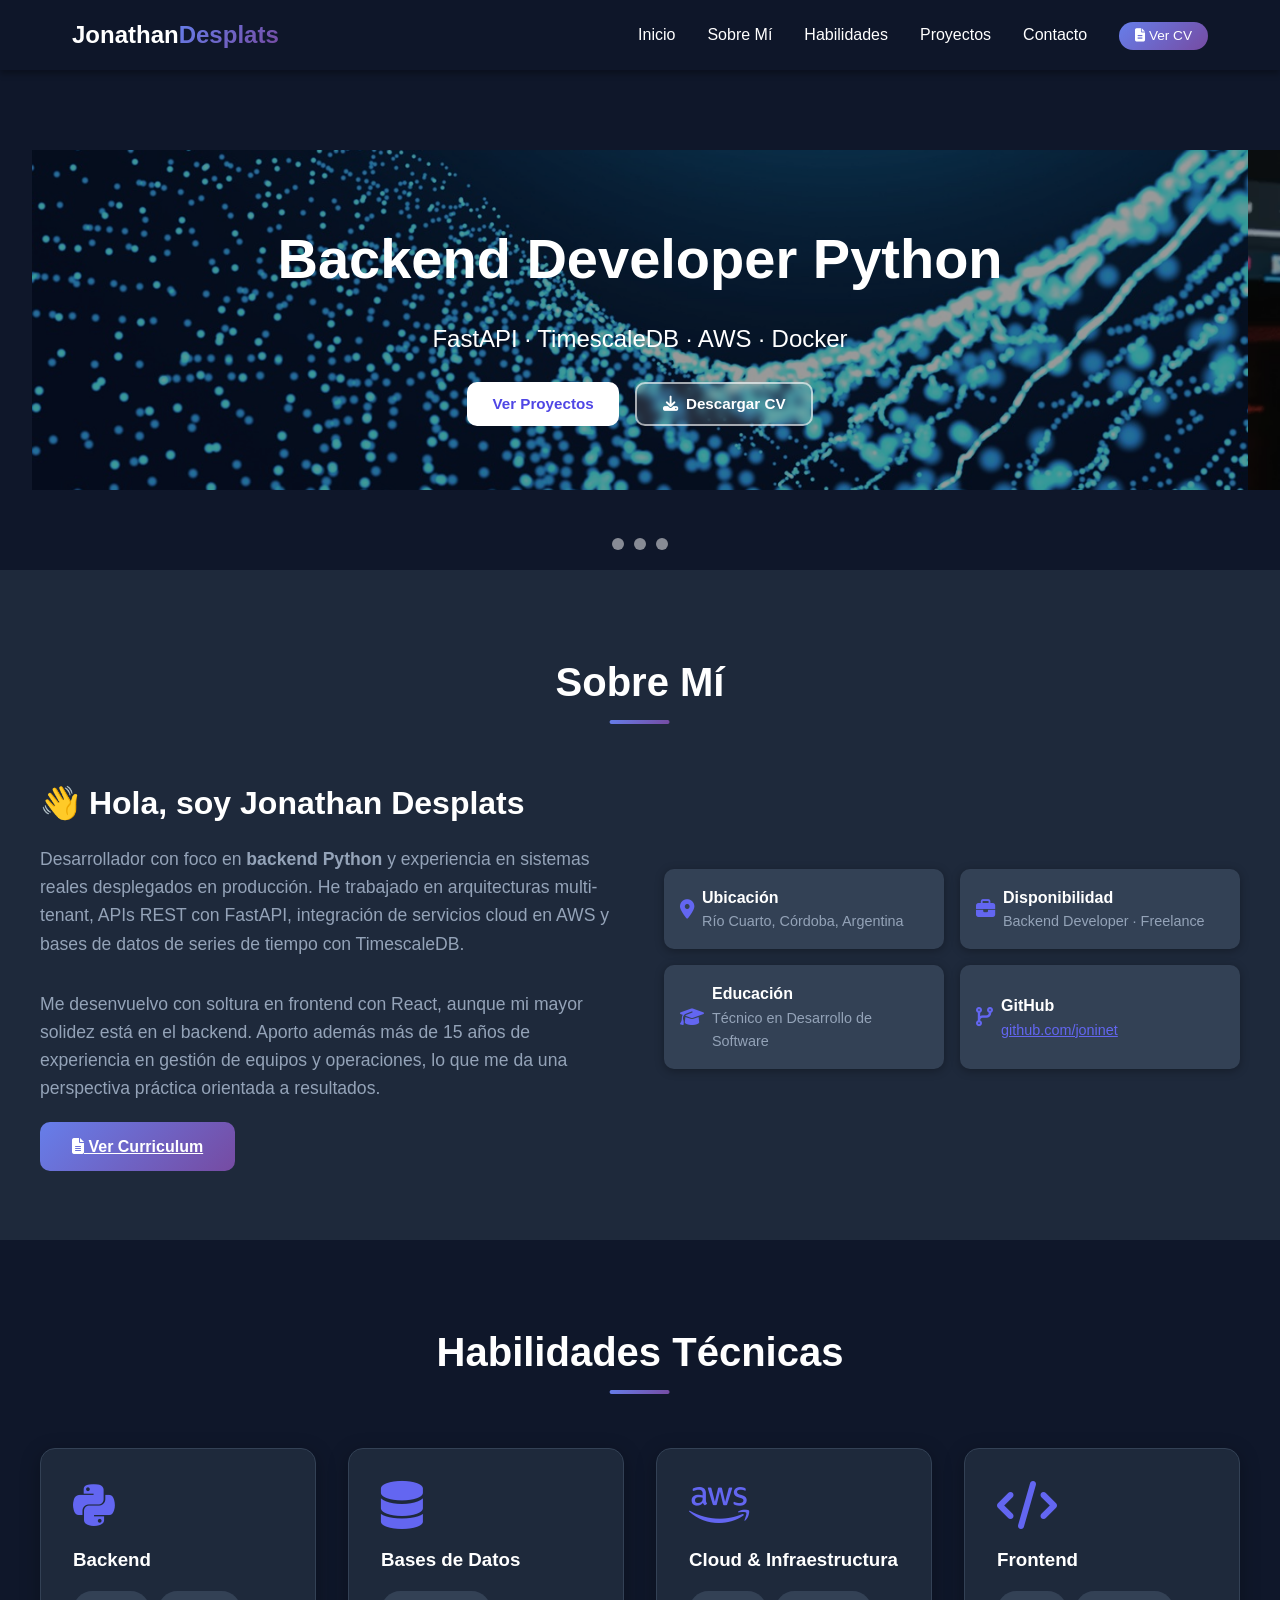
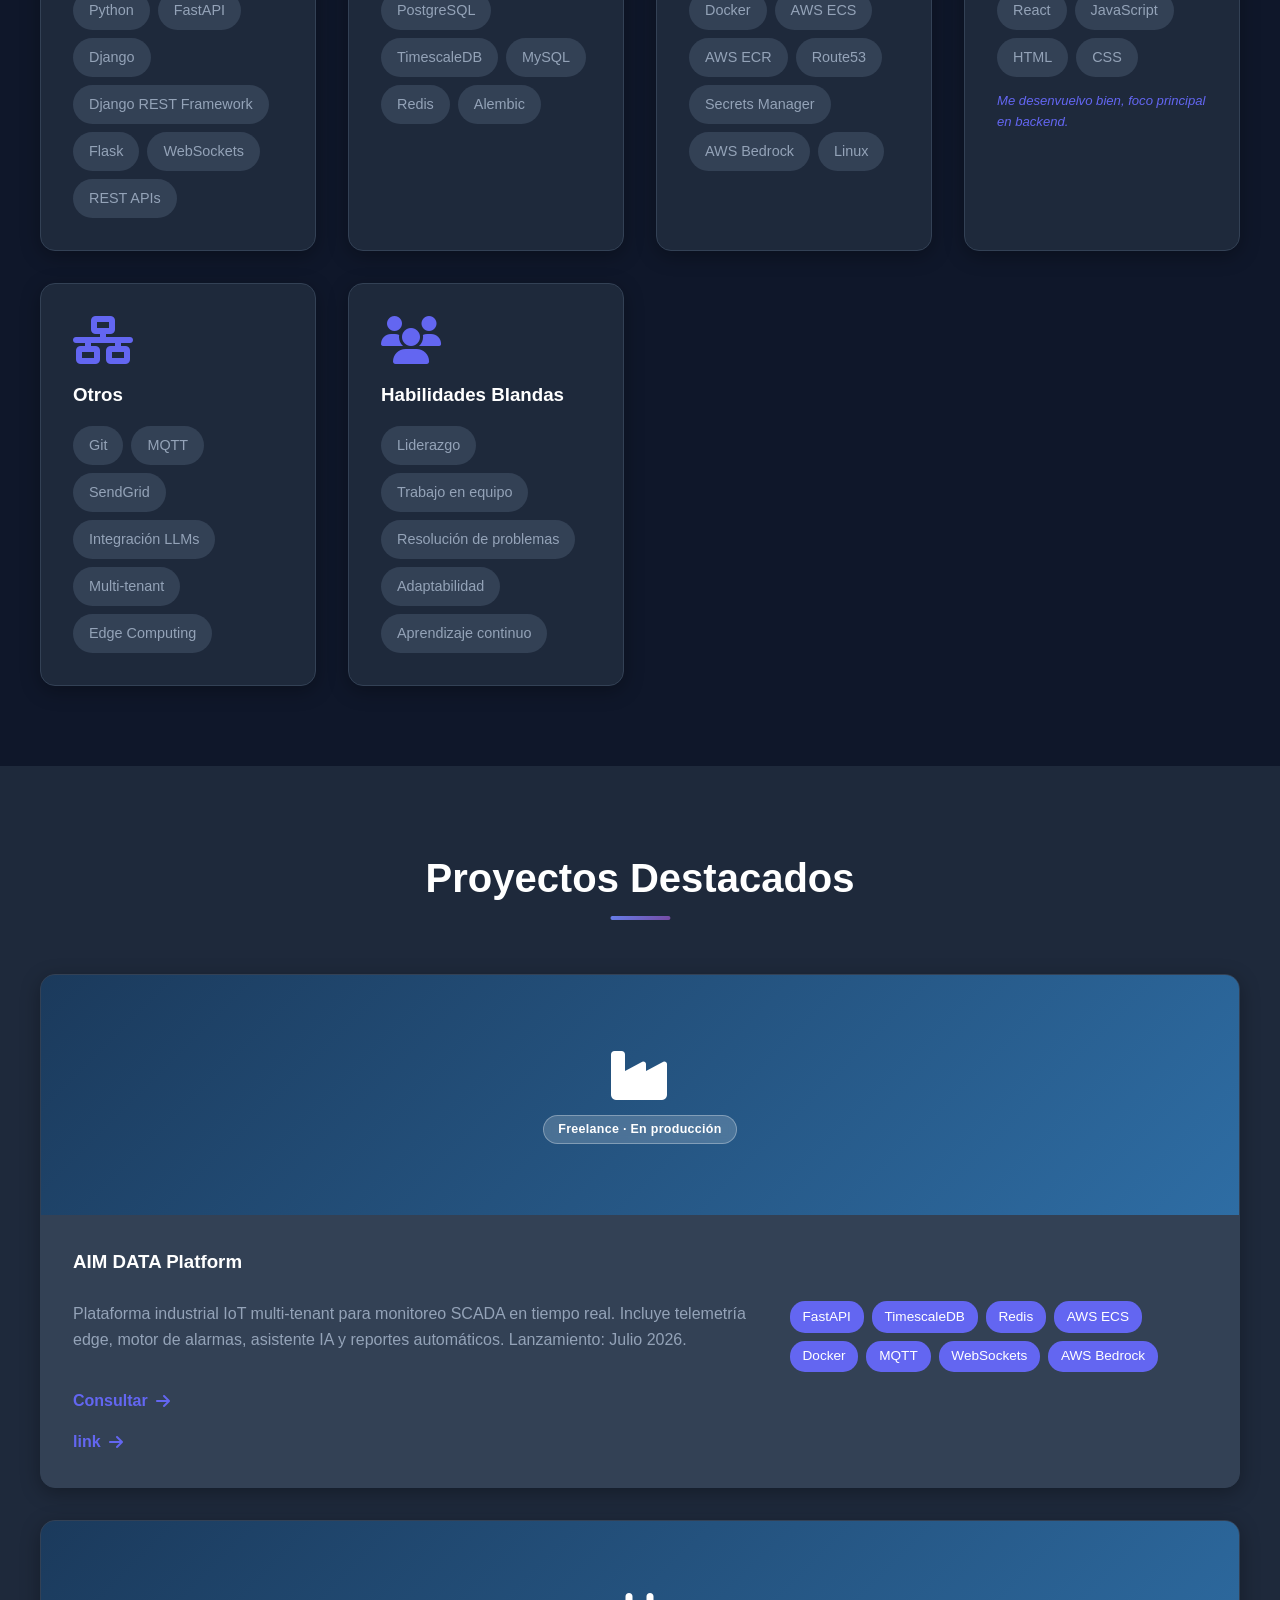
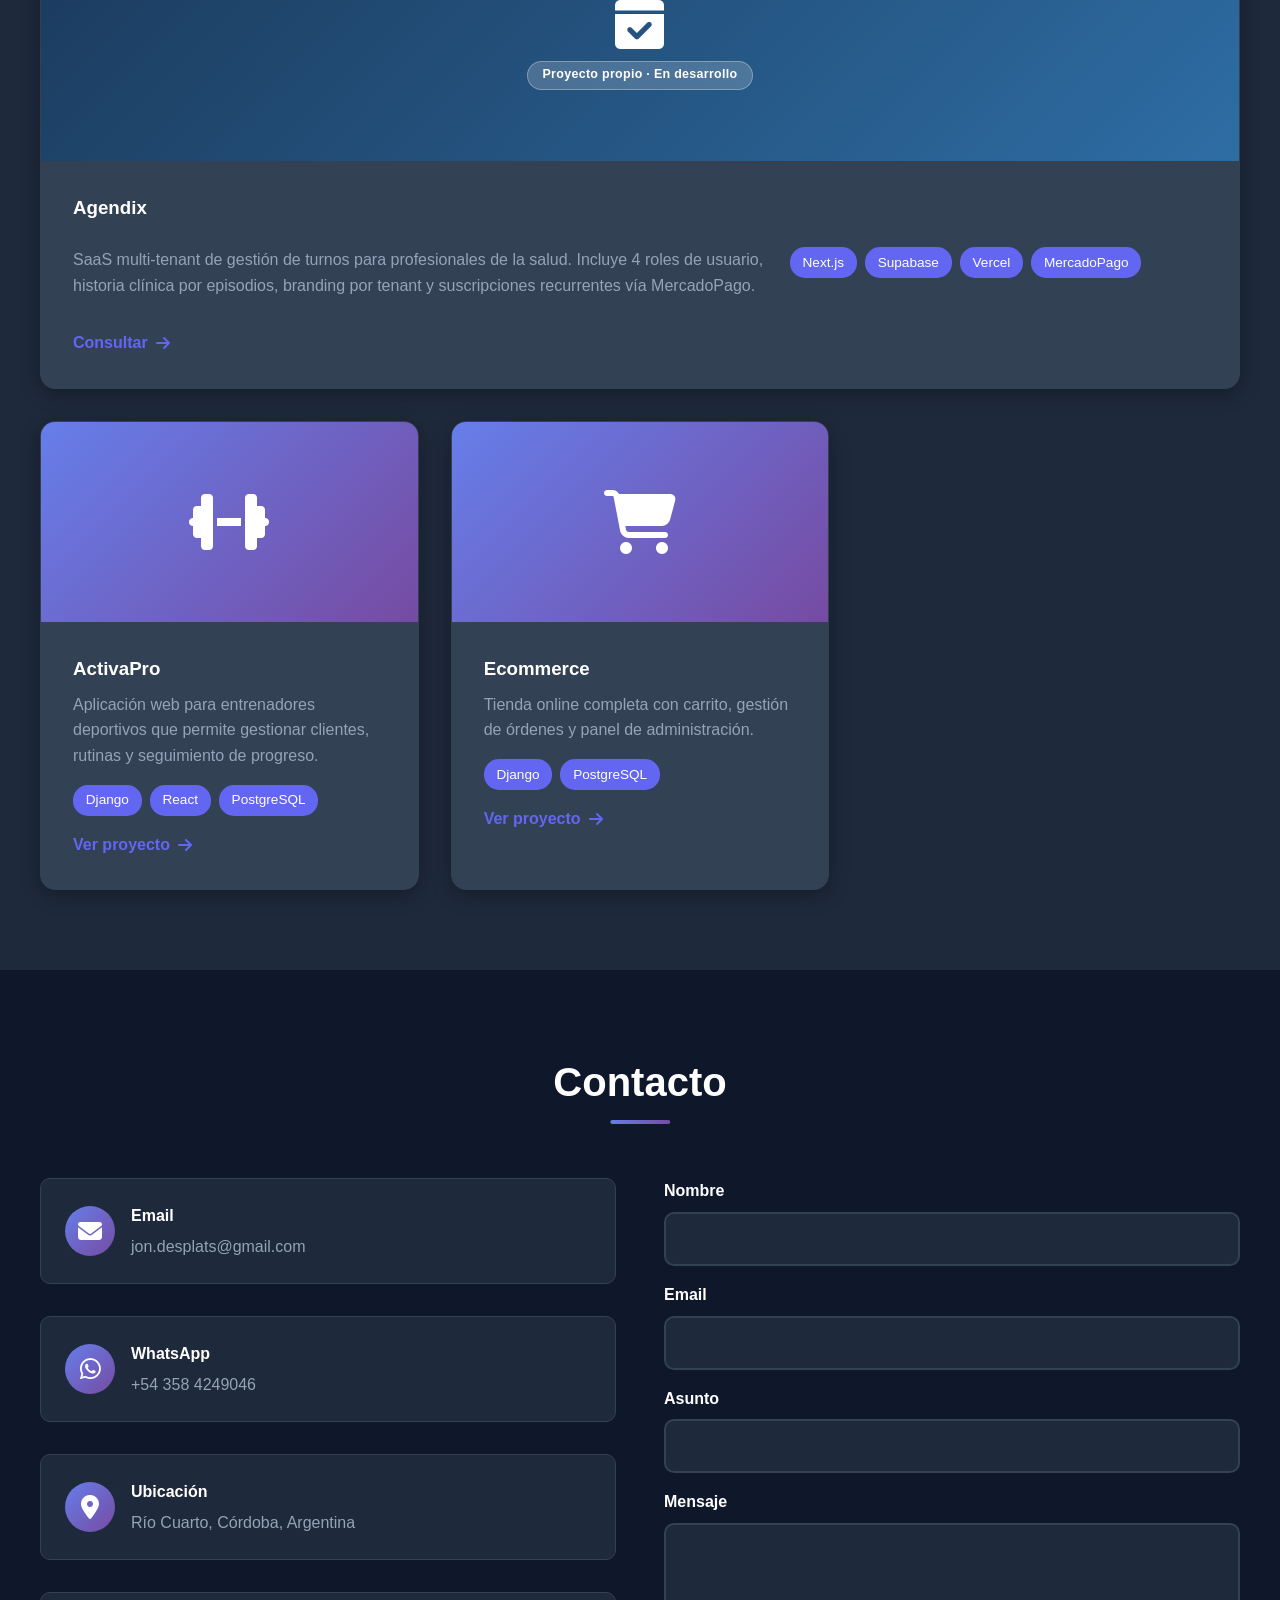
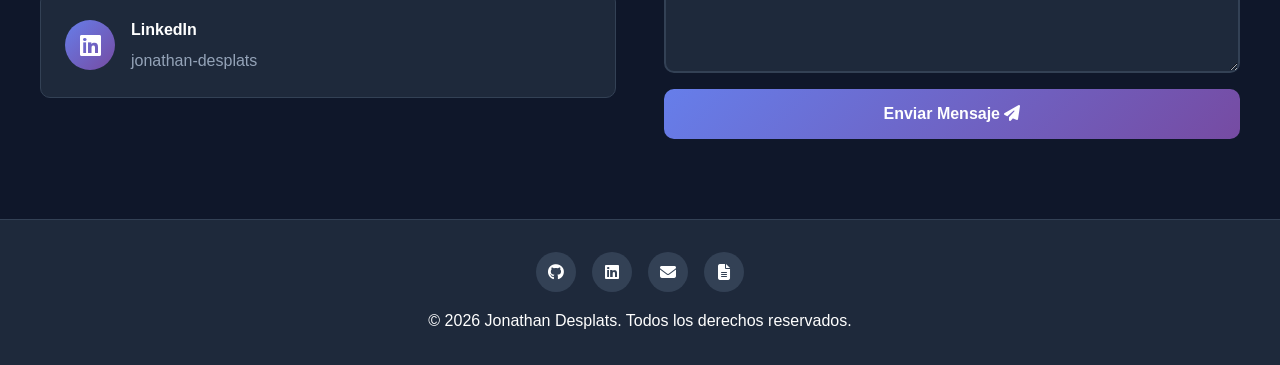
<file: index.html>
<!DOCTYPE html>
<html lang="es">
<head>
    <meta charset="UTF-8">
    <meta name="viewport" content="width=device-width, initial-scale=1.0">
    <title>Jonathan Desplats | Backend Developer Python</title>
    <link rel="stylesheet" href="https://cdnjs.cloudflare.com/ajax/libs/font-awesome/6.4.0/css/all.min.css">
    <link rel="stylesheet" href="styles.css">
</head>
<body>
    <!-- Navbar -->
    <nav>
        <div class="nav-container">
            <a href="#" class="logo">Jonathan<span>Desplats</span></a>
            <ul class="nav-links" id="navLinks">
                <li><a href="#inicio">Inicio</a></li>
                <li><a href="#sobre-mi">Sobre Mí</a></li>
                <li><a href="#habilidades">Habilidades</a></li>
                <li><a href="#proyectos">Proyectos</a></li>
                <li><a href="#contacto">Contacto</a></li>
                <li><a href="cv.html" target="_blank" class="nav-cv-btn"><i class="fas fa-file-alt"></i> Ver CV</a></li>
            </ul>
            <div class="menu-toggle" id="menuToggle">
                <span></span>
                <span></span>
                <span></span>
            </div>
        </div>
    </nav>

    <!-- Hero / Carousel -->
    <section id="inicio" class="carousel">
        <div class="carousel-container" id="carouselContainer">
            <div class="carousel-slide">
                <div class="carousel-content">
                    <h1>Backend Developer Python</h1>
                    <p>FastAPI · TimescaleDB · AWS · Docker</p>
                    <div class="hero-buttons">
                        <a href="#proyectos" class="hero-btn primary">Ver Proyectos</a>
                        <a href="cv.html" target="_blank" class="hero-btn secondary"><i class="fas fa-download"></i> Descargar CV</a>
                    </div>
                </div>
            </div>
            <div class="carousel-slide">
                <div class="carousel-content">
                    <h1>Sistemas en Producción</h1>
                    <p>Arquitectura multi-tenant · IoT · Tiempo Real</p>
                </div>
            </div>
            <div class="carousel-slide">
                <div class="carousel-content">
                    <h1>Aprendizaje Continuo</h1>
                    <p>Cloud · Inteligencia Artificial · Edge Computing</p>
                </div>
            </div>
        </div>
        <div class="carousel-nav">
            <div class="carousel-dot" data-slide="0"></div>
            <div class="carousel-dot" data-slide="1"></div>
            <div class="carousel-dot" data-slide="2"></div>
        </div>
    </section>

    <!-- About -->
    <section id="sobre-mi">
        <div class="container">
            <h2 class="section-title">Sobre Mí</h2>
            <div class="about-content">
                <div class="about-text">
                    <h3>👋 Hola, soy Jonathan Desplats</h3>
                    <p>Desarrollador con foco en <strong>backend Python</strong> y experiencia en sistemas reales desplegados en producción. He trabajado en arquitecturas multi-tenant, APIs REST con FastAPI, integración de servicios cloud en AWS y bases de datos de series de tiempo con TimescaleDB.</p>
                    <p>Me desenvuelvo con soltura en frontend con React, aunque mi mayor solidez está en el backend. Aporto además más de 15 años de experiencia en gestión de equipos y operaciones, lo que me da una perspectiva práctica orientada a resultados.</p>
                    <div class="about-actions">
                        <a href="cv.html" target="_blank" class="btn"><i class="fas fa-file-alt"></i> Ver Curriculum</a>
                    </div>
                </div>
                <div class="info-grid">
                    <div class="info-item">
                        <i class="fas fa-map-marker-alt"></i>
                        <div>
                            <strong>Ubicación</strong>
                            <p>Río Cuarto, Córdoba, Argentina</p>
                        </div>
                    </div>
                    <div class="info-item">
                        <i class="fas fa-briefcase"></i>
                        <div>
                            <strong>Disponibilidad</strong>
                            <p>Backend Developer · Freelance</p>
                        </div>
                    </div>
                    <div class="info-item">
                        <i class="fas fa-graduation-cap"></i>
                        <div>
                            <strong>Educación</strong>
                            <p>Técnico en Desarrollo de Software</p>
                        </div>
                    </div>
                    <div class="info-item">
                        <i class="fas fa-code-branch"></i>
                        <div>
                            <strong>GitHub</strong>
                            <p><a href="https://github.com/joninet" target="_blank" style="color: var(--primary);">github.com/joninet</a></p>
                        </div>
                    </div>
                </div>
            </div>
        </div>
    </section>

    <!-- Skills -->
    <section id="habilidades">
        <div class="container">
            <h2 class="section-title">Habilidades Técnicas</h2>
            <div class="skills-grid">

                <div class="skill-card">
                    <i class="fab fa-python"></i>
                    <h3>Backend</h3>
                    <div class="skill-tags">
                        <span class="tag">Python</span>
                        <span class="tag">FastAPI</span>
                        <span class="tag">Django</span>
                        <span class="tag">Django REST Framework</span>
                        <span class="tag">Flask</span>
                        <span class="tag">WebSockets</span>
                        <span class="tag">REST APIs</span>
                    </div>
                </div>

                <div class="skill-card">
                    <i class="fas fa-database"></i>
                    <h3>Bases de Datos</h3>
                    <div class="skill-tags">
                        <span class="tag">PostgreSQL</span>
                        <span class="tag">TimescaleDB</span>
                        <span class="tag">MySQL</span>
                        <span class="tag">Redis</span>
                        <span class="tag">Alembic</span>
                    </div>
                </div>

                <div class="skill-card">
                    <i class="fab fa-aws"></i>
                    <h3>Cloud & Infraestructura</h3>
                    <div class="skill-tags">
                        <span class="tag">Docker</span>
                        <span class="tag">AWS ECS</span>
                        <span class="tag">AWS ECR</span>
                        <span class="tag">Route53</span>
                        <span class="tag">Secrets Manager</span>
                        <span class="tag">AWS Bedrock</span>
                        <span class="tag">Linux</span>
                    </div>
                </div>

                <div class="skill-card">
                    <i class="fas fa-code"></i>
                    <h3>Frontend</h3>
                    <div class="skill-tags">
                        <span class="tag">React</span>
                        <span class="tag">JavaScript</span>
                        <span class="tag">HTML</span>
                        <span class="tag">CSS</span>
                    </div>
                    <p class="skill-note">Me desenvuelvo bien, foco principal en backend.</p>
                </div>

                <div class="skill-card">
                    <i class="fas fa-network-wired"></i>
                    <h3>Otros</h3>
                    <div class="skill-tags">
                        <span class="tag">Git</span>
                        <span class="tag">MQTT</span>
                        <span class="tag">SendGrid</span>
                        <span class="tag">Integración LLMs</span>
                        <span class="tag">Multi-tenant</span>
                        <span class="tag">Edge Computing</span>
                    </div>
                </div>

                <div class="skill-card">
                    <i class="fas fa-users"></i>
                    <h3>Habilidades Blandas</h3>
                    <div class="skill-tags">
                        <span class="tag">Liderazgo</span>
                        <span class="tag">Trabajo en equipo</span>
                        <span class="tag">Resolución de problemas</span>
                        <span class="tag">Adaptabilidad</span>
                        <span class="tag">Aprendizaje continuo</span>
                    </div>
                </div>

            </div>
        </div>
    </section>

    <!-- Projects -->
    <section id="proyectos">
        <div class="container">
            <h2 class="section-title">Proyectos Destacados</h2>
            <div class="projects-grid">

                <!-- AIM SCADA - proyecto destacado -->
                <div class="project-card project-featured">
                    <div class="project-img" style="background: linear-gradient(135deg, #1B3A5C 0%, #2E6DA4 100%);">
                        <i class="fas fa-industry"></i>
                        <span class="project-badge">Freelance · En producción</span>
                    </div>
                    <div class="project-content">
                        <h3>AIM DATA Platform</h3>
                        <p>Plataforma industrial IoT multi-tenant para monitoreo SCADA en tiempo real. Incluye telemetría edge, motor de alarmas, asistente IA y reportes automáticos. Lanzamiento: Julio 2026.</p>
                        <div class="project-tech">
                            <span class="tech-tag">FastAPI</span>
                            <span class="tech-tag">TimescaleDB</span>
                            <span class="tech-tag">Redis</span>
                            <span class="tech-tag">AWS ECS</span>
                            <span class="tech-tag">Docker</span>
                            <span class="tech-tag">MQTT</span>
                            <span class="tech-tag">WebSockets</span>
                            <span class="tech-tag">AWS Bedrock</span>
                        </div>
                        <a href="#contacto" class="project-link">Consultar <i class="fas fa-arrow-right"></i></a>
                        <a href="http://www.aimdata.net" class="project-link">link <i class="fas fa-arrow-right"></i></a>
                    </div>
                </div>

                <!-- Agendix - proyecto destacado -->
                <div class="project-card project-featured">
                    <div class="project-img" style="background: linear-gradient(135deg, #1B3A5C 0%, #2E6DA4 100%);">
                        <i class="fas fa-calendar-check"></i>
                        <span class="project-badge">Proyecto propio · En desarrollo</span>
                    </div>
                    <div class="project-content">
                        <h3>Agendix</h3>
                        <p>SaaS multi-tenant de gestión de turnos para profesionales de la salud. Incluye 4 roles de usuario, historia clínica por episodios, branding por tenant y suscripciones recurrentes vía MercadoPago.</p>
                        <div class="project-tech">
                            <span class="tech-tag">Next.js</span>
                            <span class="tech-tag">Supabase</span>
                            <span class="tech-tag">Vercel</span>
                            <span class="tech-tag">MercadoPago</span>
                        </div>
                        <a href="#contacto" class="project-link">Consultar <i class="fas fa-arrow-right"></i></a>
                    </div>
                </div>

                <div class="project-card">
                    <div class="project-img">
                        <i class="fas fa-dumbbell"></i>
                    </div>
                    <div class="project-content">
                        <h3>ActivaPro</h3>
                        <p>Aplicación web para entrenadores deportivos que permite gestionar clientes, rutinas y seguimiento de progreso.</p>
                        <div class="project-tech">
                            <span class="tech-tag">Django</span>
                            <span class="tech-tag">React</span>
                            <span class="tech-tag">PostgreSQL</span>
                        </div>
                        <a href="#" class="project-link">Ver proyecto <i class="fas fa-arrow-right"></i></a>
                    </div>
                </div>

                <div class="project-card">
                    <div class="project-img">
                        <i class="fas fa-shopping-cart"></i>
                    </div>
                    <div class="project-content">
                        <h3>Ecommerce</h3>
                        <p>Tienda online completa con carrito, gestión de órdenes y panel de administración.</p>
                        <div class="project-tech">
                            <span class="tech-tag">Django</span>
                            <span class="tech-tag">PostgreSQL</span>
                        </div>
                        <a href="#" class="project-link">Ver proyecto <i class="fas fa-arrow-right"></i></a>
                    </div>
                </div>

            </div>
        </div>
    </section>

    <!-- Contact -->
    <section id="contacto">
        <div class="container">
            <h2 class="section-title">Contacto</h2>
            <div class="contact-container">
                <div class="contact-info">
                    <div class="contact-item">
                        <div class="contact-icon">
                            <i class="fas fa-envelope"></i>
                        </div>
                        <div class="contact-details">
                            <h4>Email</h4>
                            <a href="mailto:jon.desplats@gmail.com">jon.desplats@gmail.com</a>
                        </div>
                    </div>
                    <div class="contact-item">
                        <div class="contact-icon">
                            <i class="fab fa-whatsapp"></i>
                        </div>
                        <div class="contact-details">
                            <h4>WhatsApp</h4>
                            <a href="https://wa.me/543584249046" target="_blank">+54 358 4249046</a>
                        </div>
                    </div>
                    <div class="contact-item">
                        <div class="contact-icon">
                            <i class="fas fa-map-marker-alt"></i>
                        </div>
                        <div class="contact-details">
                            <h4>Ubicación</h4>
                            <p>Río Cuarto, Córdoba, Argentina</p>
                        </div>
                    </div>
                    <div class="contact-item">
                        <div class="contact-icon">
                            <i class="fab fa-linkedin"></i>
                        </div>
                        <div class="contact-details">
                            <h4>LinkedIn</h4>
                            <a href="https://www.linkedin.com/in/jonathan-desplats/" target="_blank">jonathan-desplats</a>
                        </div>
                    </div>
                </div>

                <form class="contact-form" action="https://formspree.io/f/xwpgwbll" method="POST">
                    <div class="form-group">
                        <label for="name">Nombre</label>
                        <input type="text" id="name" name="name" required>
                    </div>
                    <div class="form-group">
                        <label for="email">Email</label>
                        <input type="email" id="email" name="email" required>
                    </div>
                    <div class="form-group">
                        <label for="subject">Asunto</label>
                        <input type="text" id="subject" name="subject" required>
                    </div>
                    <div class="form-group">
                        <label for="message">Mensaje</label>
                        <textarea id="message" name="message" required></textarea>
                    </div>
                    <button type="submit" class="btn">Enviar Mensaje <i class="fas fa-paper-plane"></i></button>
                </form>
            </div>
        </div>
    </section>

    <!-- Footer -->
    <footer>
        <div class="social-links">
            <a href="https://github.com/joninet" target="_blank"><i class="fab fa-github"></i></a>
            <a href="https://www.linkedin.com/in/jonathan-desplats/" target="_blank"><i class="fab fa-linkedin"></i></a>
            <a href="mailto:jon.desplats@gmail.com"><i class="fas fa-envelope"></i></a>
            <a href="cv.html" target="_blank" title="Ver CV"><i class="fas fa-file-alt"></i></a>
        </div>
        <p>&copy; 2026 Jonathan Desplats. Todos los derechos reservados.</p>
    </footer>

    <script src="script.js"></script>
</body>
</html>
</file>
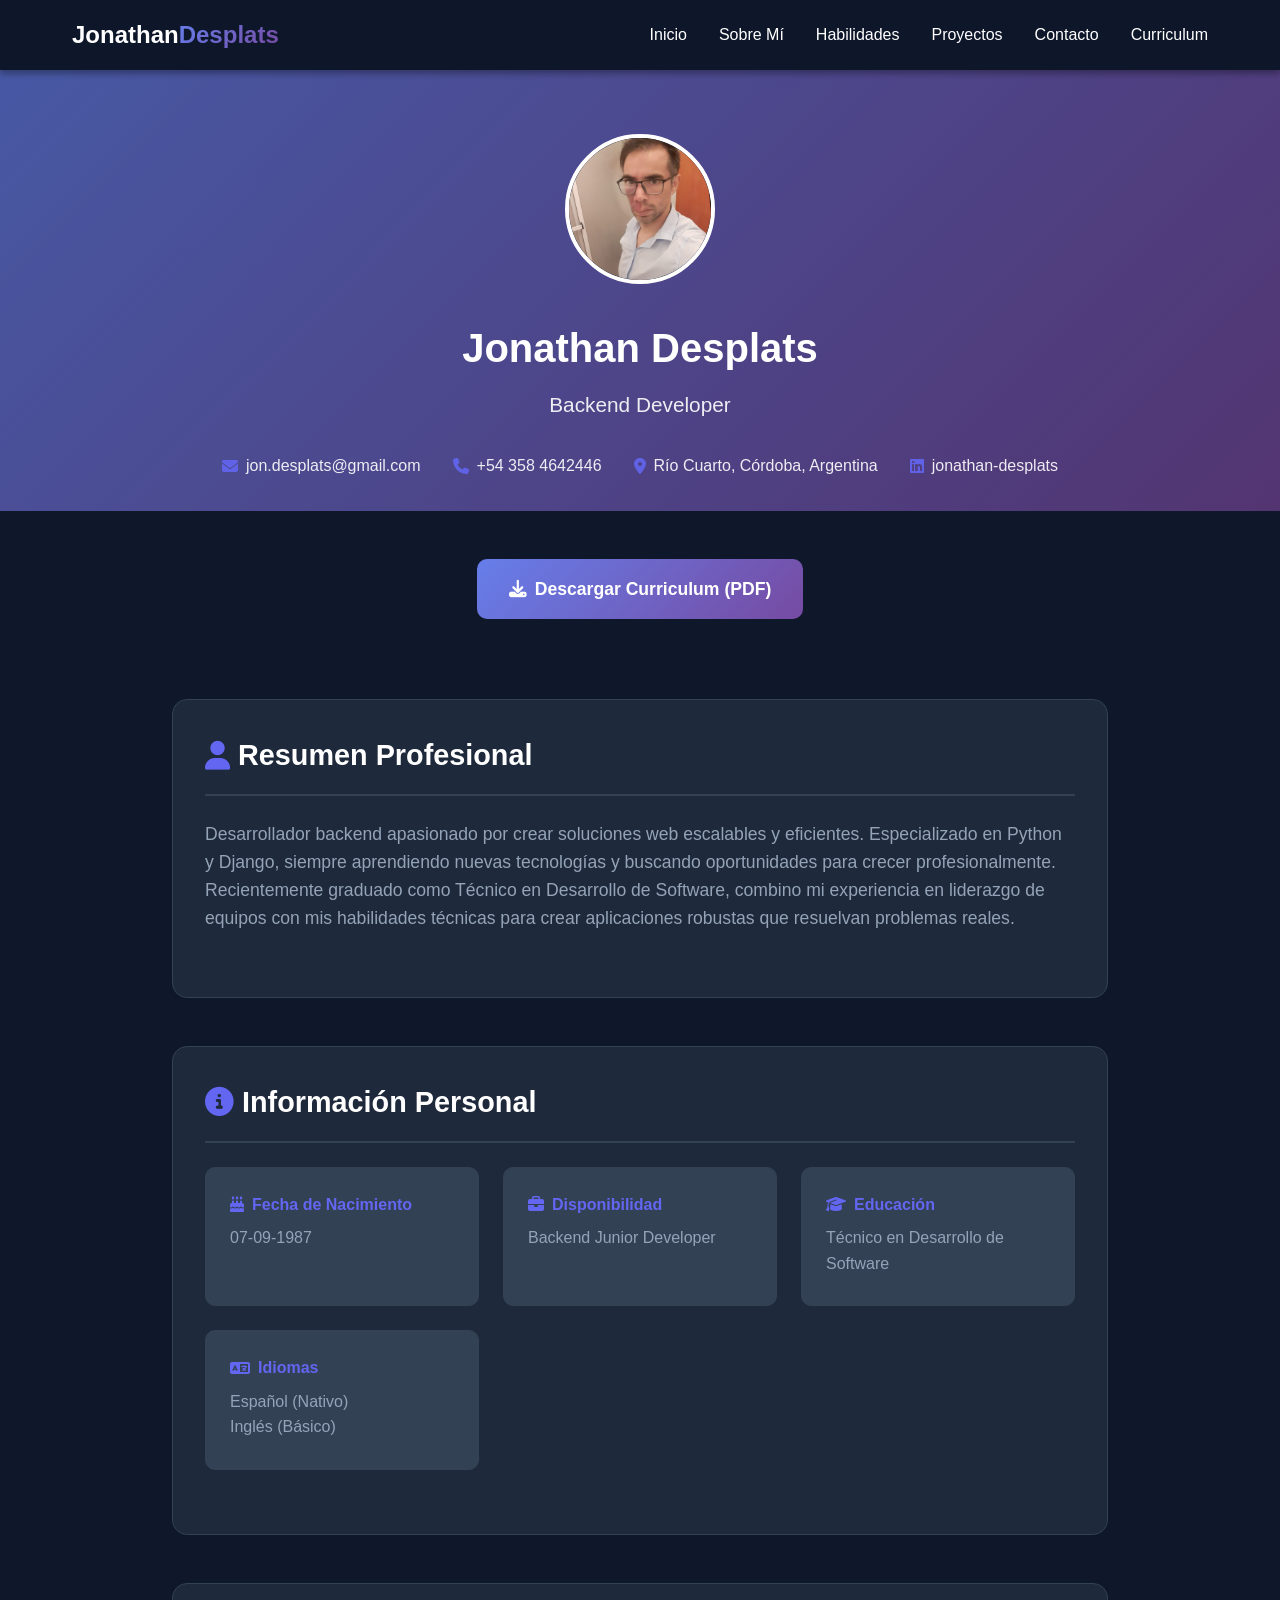
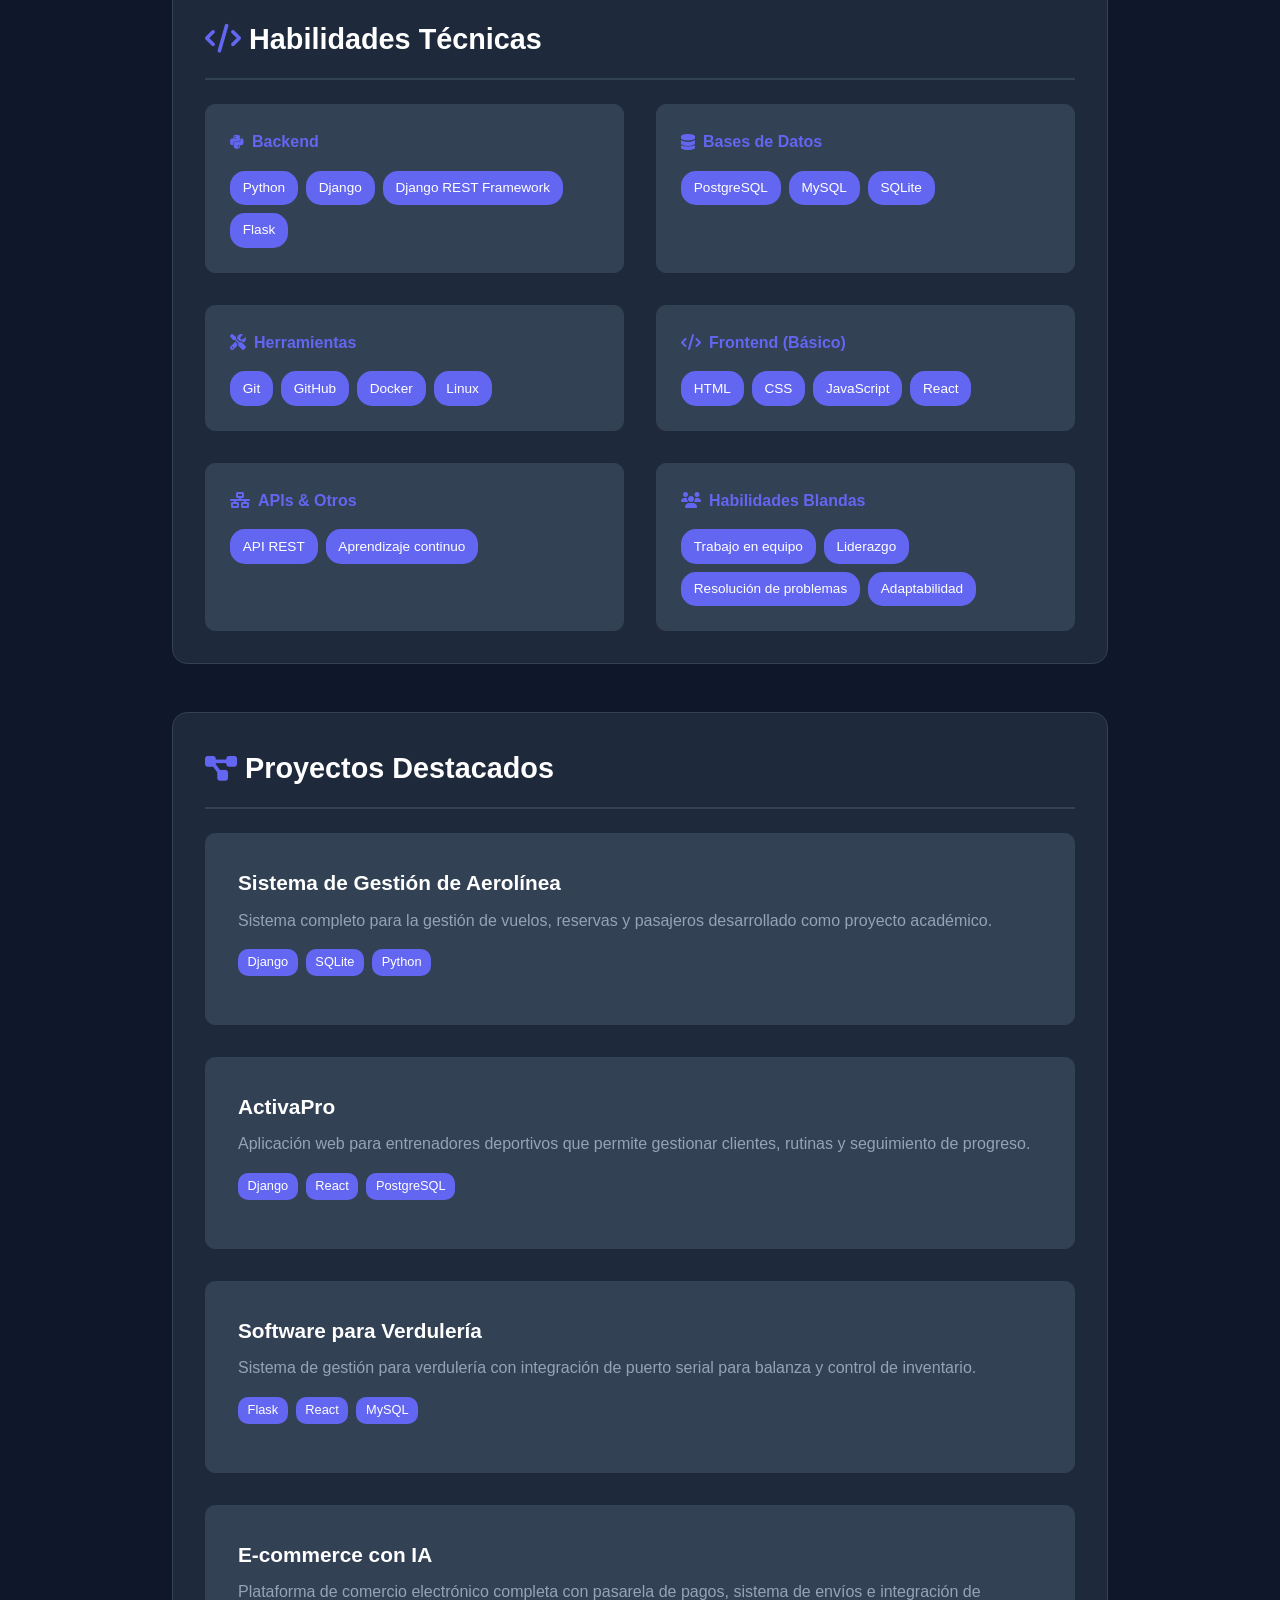
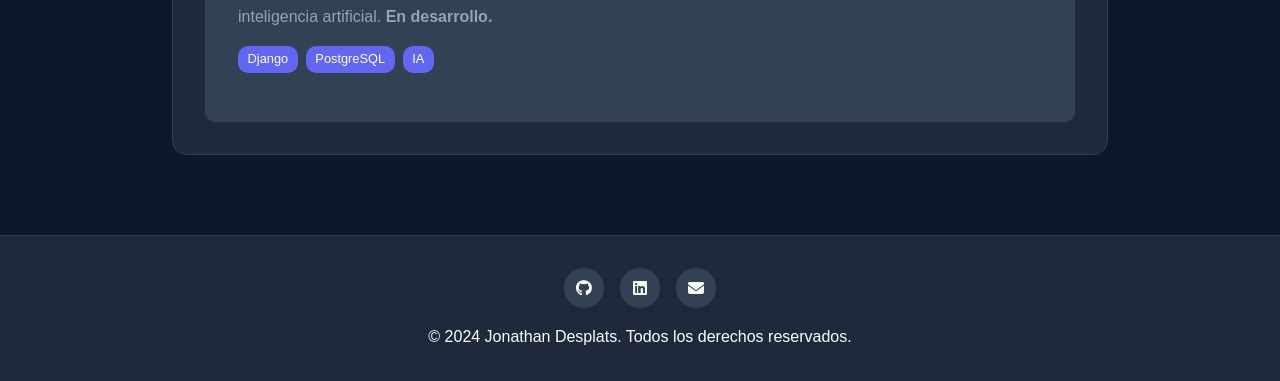
<file: curriculum.html>
<!DOCTYPE html>
<html lang="es">
<head>
    <meta charset="UTF-8">
    <meta name="viewport" content="width=device-width, initial-scale=1.0">
    <title>Curriculum - Jonathan Desplats</title>
    <link rel="stylesheet" href="https://cdnjs.cloudflare.com/ajax/libs/font-awesome/6.4.0/css/all.min.css">
    <link rel="stylesheet" href="styles.css">
    <style>
        /* Estilos específicos para CV */
        .cv-header {
            background: linear-gradient(135deg, #667eea 0%, #764ba2 100%);
            padding: 4rem 2rem 2rem;
            margin-top: 70px;
            position: relative;
            overflow: hidden;
            text-align: center;
        }

        .cv-header::before {
            content: '';
            position: absolute;
            top: 0;
            left: 0;
            right: 0;
            bottom: 0;
            background: rgba(0, 0, 0, 0.3);
        }

        .cv-header-content {
            position: relative;
            z-index: 1;
            max-width: 1200px;
            margin: 0 auto;
            color: var(--white);
        }

        .cv-photo {
            width: 150px;
            height: 150px;
            border-radius: 50%;
            background: var(--dark-light);
            border: 4px solid var(--white);
            margin: 0 auto 2rem;
            display: flex;
            align-items: center;
            justify-content: center;
            font-size: 3rem;
            color: var(--primary);
        }

        .cv-photo img, .profile-img {
            width: 100%;
            height: 100%;
            object-fit: cover;
            border-radius: 50%;
            display: block;
        }

        .cv-name {
            font-size: 2.5rem;
            margin-bottom: 0.5rem;
        }

        .cv-title {
            font-size: 1.3rem;
            opacity: 0.9;
            margin-bottom: 1rem;
        }

        .cv-contact {
            display: flex;
            justify-content: center;
            gap: 2rem;
            flex-wrap: wrap;
            margin-top: 2rem;
        }

        .cv-contact-item {
            display: flex;
            align-items: center;
            gap: 0.5rem;
            color: var(--white);
            opacity: 0.9;
        }

        .cv-contact-item i {
            color: var(--primary);
        }

        /* Contenido del CV */
        .cv-content {
            max-width: 1000px;
            margin: 0 auto;
            padding: 2rem;
        }

        .cv-section {
            margin-bottom: 3rem;
            background: var(--dark-light);
            border-radius: 15px;
            padding: 2rem;
            border: 1px solid var(--dark-lighter);
        }

        .cv-section h2 {
            color: var(--white);
            font-size: 1.8rem;
            margin-bottom: 1.5rem;
            padding-bottom: 1rem;
            border-bottom: 2px solid var(--dark-lighter);
            display: flex;
            align-items: center;
            gap: 0.5rem;
        }

        .cv-section h2 i {
            color: var(--primary);
        }

        .cv-summary {
            font-size: 1.1rem;
            line-height: 1.6;
            color: var(--gray);
            margin-bottom: 2rem;
        }

        .cv-info-grid {
            display: grid;
            grid-template-columns: repeat(auto-fit, minmax(250px, 1fr));
            gap: 1.5rem;
            margin-bottom: 2rem;
        }

        .cv-info-item {
            background: var(--dark-lighter);
            padding: 1.5rem;
            border-radius: 10px;
            border: 1px solid var(--dark-lighter);
        }

        .cv-info-item h4 {
            color: var(--primary);
            margin-bottom: 0.5rem;
            display: flex;
            align-items: center;
            gap: 0.5rem;
        }

        .cv-info-item p {
            color: var(--gray);
            margin: 0.3rem 0;
        }

        .cv-skills-grid {
            display: grid;
            grid-template-columns: repeat(auto-fit, minmax(300px, 1fr));
            gap: 2rem;
        }

        .cv-skill-category {
            background: var(--dark-lighter);
            padding: 1.5rem;
            border-radius: 10px;
            border: 1px solid var(--dark-lighter);
        }

        .cv-skill-category h4 {
            color: var(--primary);
            margin-bottom: 1rem;
            display: flex;
            align-items: center;
            gap: 0.5rem;
        }

        .cv-skill-tags {
            display: flex;
            flex-wrap: wrap;
            gap: 0.5rem;
        }

        .cv-skill-tag {
            background: var(--primary);
            color: var(--white);
            padding: 0.4rem 0.8rem;
            border-radius: 15px;
            font-size: 0.85rem;
        }

        .cv-projects {
            display: grid;
            gap: 2rem;
        }

        .cv-project-item {
            background: var(--dark-lighter);
            padding: 2rem;
            border-radius: 10px;
            border: 1px solid var(--dark-lighter);
        }

        .cv-project-header {
            display: flex;
            justify-content: space-between;
            align-items: flex-start;
            margin-bottom: 1rem;
        }

        .cv-project-title {
            color: var(--white);
            font-size: 1.3rem;
            margin-bottom: 0.5rem;
        }

        .cv-project-tech {
            display: flex;
            flex-wrap: wrap;
            gap: 0.5rem;
            margin: 1rem 0;
        }

        .cv-project-tech span {
            background: var(--primary);
            color: var(--white);
            padding: 0.2rem 0.6rem;
            border-radius: 10px;
            font-size: 0.8rem;
        }

        .cv-project-description {
            color: var(--gray);
            line-height: 1.6;
        }

        /* Botón de descarga */
        .cv-actions {
            text-align: center;
            margin: 3rem 0;
        }

        .cv-download-btn {
            display: inline-flex;
            align-items: center;
            gap: 0.5rem;
            padding: 1rem 2rem;
            background: var(--gradient);
            color: var(--white);
            text-decoration: none;
            border-radius: 10px;
            font-weight: 600;
            font-size: 1.1rem;
            transition: all 0.3s;
            border: none;
            cursor: pointer;
        }

        .cv-download-btn:hover {
            transform: translateY(-3px);
            box-shadow: 0 10px 20px rgba(99, 102, 241, 0.3);
        }

        /* Responsive */
        @media (max-width: 768px) {
            .cv-header {
                padding: 3rem 1rem 2rem;
            }

            .cv-name {
                font-size: 2rem;
            }

            .cv-photo {
                width: 120px;
                height: 120px;
                font-size: 2.5rem;
            }

            .cv-contact {
                gap: 1rem;
            }

            .cv-contact-item {
                font-size: 0.9rem;
            }

            .cv-section {
                padding: 1.5rem;
            }

            .cv-info-grid {
                grid-template-columns: 1fr;
            }

            .cv-skills-grid {
                grid-template-columns: 1fr;
            }
        }

        /* Estilos para impresión PDF */
        @media print {
            body {
                background: white !important;
                color: black !important;
            }

            nav, .cv-actions, .menu-toggle {
                display: none !important;
            }

            .cv-header {
                background: white !important;
                color: black !important;
                margin-top: 0 !important;
                padding: 2rem !important;
            }

            .cv-header::before {
                display: none !important;
            }

            .cv-header-content {
                color: black !important;
            }

            .cv-photo {
                border-color: #333 !important;
            }

            .cv-section {
                background: white !important;
                border: 1px solid #ddd !important;
                break-inside: avoid;
            }

            .cv-info-item, .cv-skill-category, .cv-project-item {
                background: #f9f9f9 !important;
                border: 1px solid #ddd !important;
            }

            .cv-skill-tag, .cv-project-tech span {
                background: #333 !important;
                color: white !important;
            }

            .cv-contact-item {
                color: #333 !important;
            }

            .cv-contact-item i {
                color: #666 !important;
            }
        }
    </style>
</head>
<body>
    <!-- Navbar -->
    <nav>
        <div class="nav-container">
            <a href="index.html" class="logo">Jonathan<span>Desplats</span></a>
            <ul class="nav-links" id="navLinks">
                <li><a href="index.html#inicio">Inicio</a></li>
                <li><a href="index.html#sobre-mi">Sobre Mí</a></li>
                <li><a href="index.html#habilidades">Habilidades</a></li>
                <li><a href="index.html#proyectos">Proyectos</a></li>
                <li><a href="index.html#contacto">Contacto</a></li>
                <li><a href="curriculum.html">Curriculum</a></li>
            </ul>
            <div class="menu-toggle" id="menuToggle">
                <span></span>
                <span></span>
                <span></span>
            </div>
        </div>
    </nav>

    <!-- Header del CV -->
    <section class="cv-header">
        <div class="cv-header-content">
            <div class="cv-photo">
                <img src="perfil.jpg" alt="Foto de perfil de Jonathan" class="profile-img">
            </div>
            <h1 class="cv-name">Jonathan Desplats</h1>
            <p class="cv-title">Backend Developer</p>
            <div class="cv-contact">
                <div class="cv-contact-item">
                    <i class="fas fa-envelope"></i>
                    <span>jon.desplats@gmail.com</span>
                </div>
                <div class="cv-contact-item">
                    <i class="fas fa-phone"></i>
                    <span>+54 358 4642446</span>
                </div>
                <div class="cv-contact-item">
                    <i class="fas fa-map-marker-alt"></i>
                    <span>Río Cuarto, Córdoba, Argentina</span>
                </div>
                <div class="cv-contact-item">
                    <i class="fab fa-linkedin"></i>
                    <span>jonathan-desplats</span>
                </div>
            </div>
        </div>
    </section>

    <!-- Botón de descarga -->
    <div class="cv-actions">
        <a href="CV_Desplats_Jonathan.pdf" download class="cv-download-btn">
            <i class="fas fa-download"></i> Descargar Curriculum (PDF)
        </a>
    </div>

    <!-- Contenido del CV -->
    <section class="cv-content">
        <!-- Resumen Profesional -->
        <div class="cv-section">
            <h2><i class="fas fa-user"></i> Resumen Profesional</h2>
            <p class="cv-summary">
                Desarrollador backend apasionado por crear soluciones web escalables y eficientes. Especializado en Python y Django,
                siempre aprendiendo nuevas tecnologías y buscando oportunidades para crecer profesionalmente. Recientemente graduado
                como Técnico en Desarrollo de Software, combino mi experiencia en liderazgo de equipos con mis habilidades técnicas
                para crear aplicaciones robustas que resuelvan problemas reales.
            </p>
        </div>

        <!-- Información Personal -->
        <div class="cv-section">
            <h2><i class="fas fa-info-circle"></i> Información Personal</h2>
            <div class="cv-info-grid">
                <div class="cv-info-item">
                    <h4><i class="fas fa-birthday-cake"></i> Fecha de Nacimiento</h4>
                    <p>07-09-1987</p>
                </div>
                <div class="cv-info-item">
                    <h4><i class="fas fa-briefcase"></i> Disponibilidad</h4>
                    <p>Backend Junior Developer</p>
                </div>
                <div class="cv-info-item">
                    <h4><i class="fas fa-graduation-cap"></i> Educación</h4>
                    <p>Técnico en Desarrollo de Software</p>
                </div>
                <div class="cv-info-item">
                    <h4><i class="fas fa-language"></i> Idiomas</h4>
                    <p>Español (Nativo)<br>Inglés (Básico)</p>
                </div>
            </div>
        </div>

        <!-- Habilidades Técnicas -->
        <div class="cv-section">
            <h2><i class="fas fa-code"></i> Habilidades Técnicas</h2>
            <div class="cv-skills-grid">
                <div class="cv-skill-category">
                    <h4><i class="fab fa-python"></i> Backend</h4>
                    <div class="cv-skill-tags">
                        <span class="cv-skill-tag">Python</span>
                        <span class="cv-skill-tag">Django</span>
                        <span class="cv-skill-tag">Django REST Framework</span>
                        <span class="cv-skill-tag">Flask</span>
                    </div>
                </div>
                <div class="cv-skill-category">
                    <h4><i class="fas fa-database"></i> Bases de Datos</h4>
                    <div class="cv-skill-tags">
                        <span class="cv-skill-tag">PostgreSQL</span>
                        <span class="cv-skill-tag">MySQL</span>
                        <span class="cv-skill-tag">SQLite</span>
                    </div>
                </div>
                <div class="cv-skill-category">
                    <h4><i class="fas fa-tools"></i> Herramientas</h4>
                    <div class="cv-skill-tags">
                        <span class="cv-skill-tag">Git</span>
                        <span class="cv-skill-tag">GitHub</span>
                        <span class="cv-skill-tag">Docker</span>
                        <span class="cv-skill-tag">Linux</span>
                    </div>
                </div>
                <div class="cv-skill-category">
                    <h4><i class="fas fa-code"></i> Frontend (Básico)</h4>
                    <div class="cv-skill-tags">
                        <span class="cv-skill-tag">HTML</span>
                        <span class="cv-skill-tag">CSS</span>
                        <span class="cv-skill-tag">JavaScript</span>
                        <span class="cv-skill-tag">React</span>
                    </div>
                </div>
                <div class="cv-skill-category">
                    <h4><i class="fas fa-network-wired"></i> APIs & Otros</h4>
                    <div class="cv-skill-tags">
                        <span class="cv-skill-tag">API REST</span>
                        <span class="cv-skill-tag">Aprendizaje continuo</span>
                    </div>
                </div>
                <div class="cv-skill-category">
                    <h4><i class="fas fa-users"></i> Habilidades Blandas</h4>
                    <div class="cv-skill-tags">
                        <span class="cv-skill-tag">Trabajo en equipo</span>
                        <span class="cv-skill-tag">Liderazgo</span>
                        <span class="cv-skill-tag">Resolución de problemas</span>
                        <span class="cv-skill-tag">Adaptabilidad</span>
                    </div>
                </div>
            </div>
        </div>

        <!-- Proyectos Destacados -->
        <div class="cv-section">
            <h2><i class="fas fa-project-diagram"></i> Proyectos Destacados</h2>
            <div class="cv-projects">
                <div class="cv-project-item">
                    <div class="cv-project-header">
                        <div>
                            <h3 class="cv-project-title">Sistema de Gestión de Aerolínea</h3>
                            <p class="cv-project-description">
                                Sistema completo para la gestión de vuelos, reservas y pasajeros desarrollado como proyecto académico.
                            </p>
                        </div>
                    </div>
                    <div class="cv-project-tech">
                        <span>Django</span>
                        <span>SQLite</span>
                        <span>Python</span>
                    </div>
                </div>

                <div class="cv-project-item">
                    <div class="cv-project-header">
                        <div>
                            <h3 class="cv-project-title">ActivaPro</h3>
                            <p class="cv-project-description">
                                Aplicación web para entrenadores deportivos que permite gestionar clientes, rutinas y seguimiento de progreso.
                            </p>
                        </div>
                    </div>
                    <div class="cv-project-tech">
                        <span>Django</span>
                        <span>React</span>
                        <span>PostgreSQL</span>
                    </div>
                </div>

                <div class="cv-project-item">
                    <div class="cv-project-header">
                        <div>
                            <h3 class="cv-project-title">Software para Verdulería</h3>
                            <p class="cv-project-description">
                                Sistema de gestión para verdulería con integración de puerto serial para balanza y control de inventario.
                            </p>
                        </div>
                    </div>
                    <div class="cv-project-tech">
                        <span>Flask</span>
                        <span>React</span>
                        <span>MySQL</span>
                    </div>
                </div>

                <div class="cv-project-item">
                    <div class="cv-project-header">
                        <div>
                            <h3 class="cv-project-title">E-commerce con IA</h3>
                            <p class="cv-project-description">
                                Plataforma de comercio electrónico completa con pasarela de pagos, sistema de envíos e integración de inteligencia artificial. <strong>En desarrollo.</strong>
                            </p>
                        </div>
                    </div>
                    <div class="cv-project-tech">
                        <span>Django</span>
                        <span>PostgreSQL</span>
                        <span>IA</span>
                    </div>
                </div>
            </div>
        </div>
    </section>

    <!-- Footer -->
    <footer>
        <div class="social-links">
            <a href="https://github.com/joninet" target="_blank"><i class="fab fa-github"></i></a>
            <a href="https://www.linkedin.com/in/jonathan-desplats/" target="_blank"><i class="fab fa-linkedin"></i></a>
            <a href="mailto:jon.desplats@gmail.com"><i class="fas fa-envelope"></i></a>
        </div>
        <p>&copy; 2024 Jonathan Desplats. Todos los derechos reservados.</p>
    </footer>

    <script src="script.js"></script>
    <script>
        // Función para descargar PDF
        function downloadPDF() {
            // Usar la API de impresión del navegador para generar PDF
            window.print();
        }

        // También agregar funcionalidad adicional si es necesario
        document.addEventListener('DOMContentLoaded', function() {
            // Inicializar cualquier funcionalidad adicional aquí
            console.log('CV cargado correctamente');
        });
    </script>
</body>
</html>
</file>
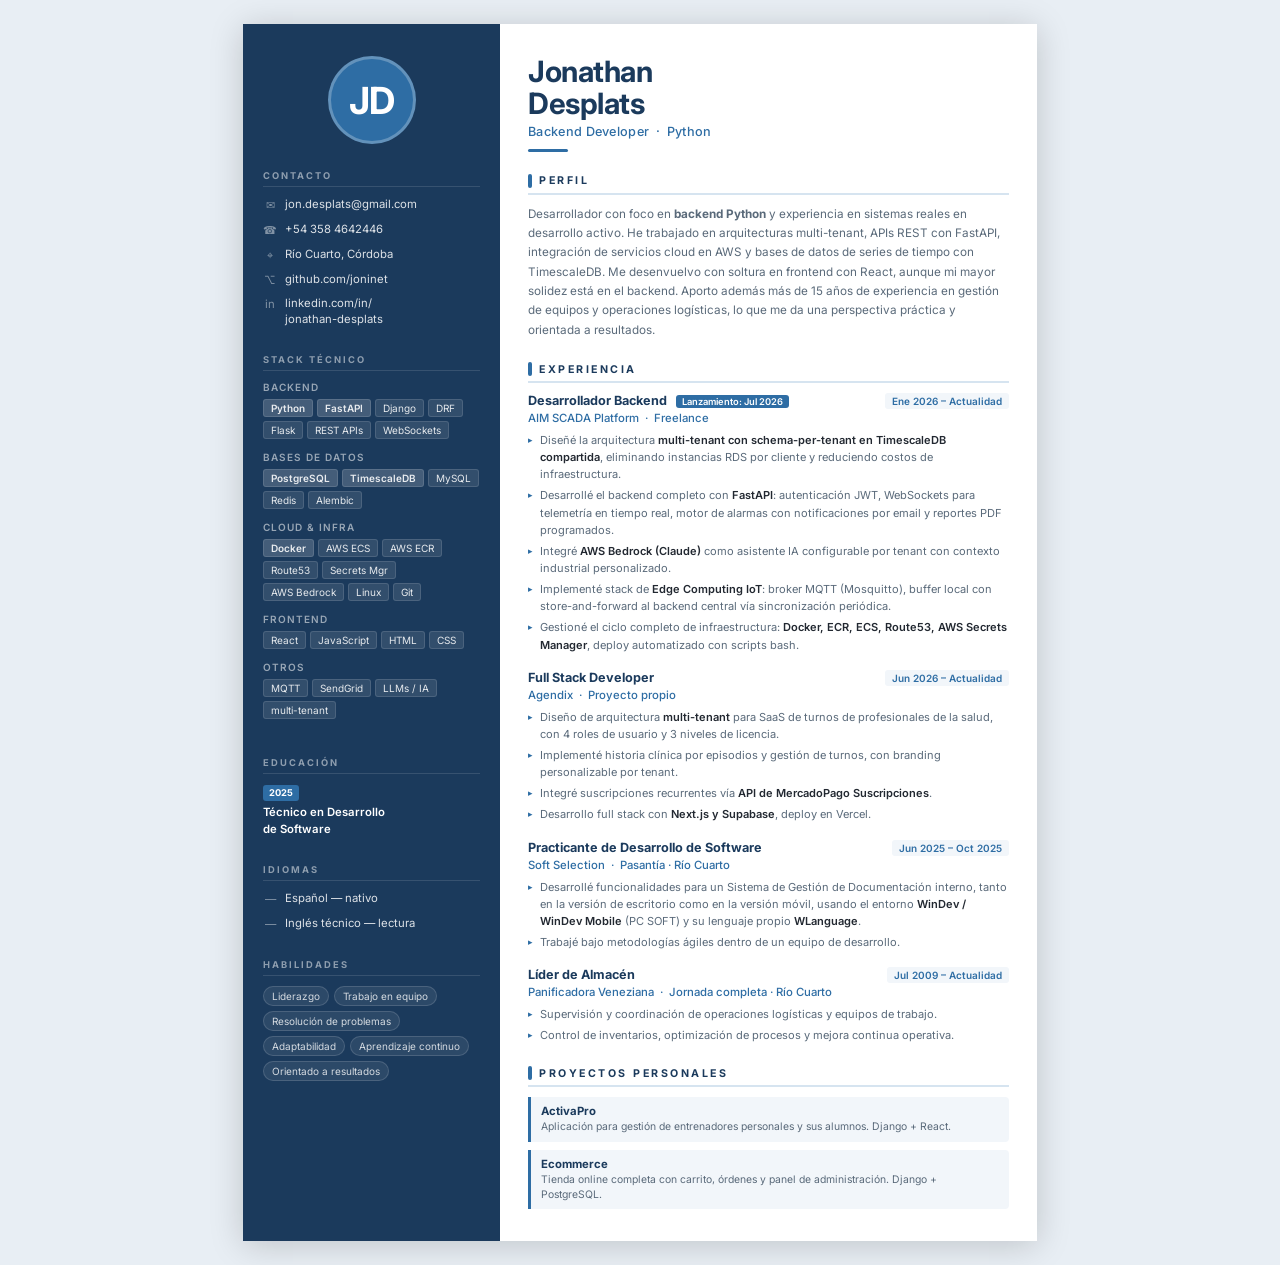
<file: cv.html>
<!DOCTYPE html>
<html lang="es">
<head>
  <meta charset="UTF-8" />
  <meta name="viewport" content="width=device-width, initial-scale=1.0"/>
  <title>CV — Jonathan Desplats</title>
  <style>
    @import url('https://fonts.googleapis.com/css2?family=Inter:wght@300;400;500;600;700&display=swap');

    * {
      margin: 0;
      padding: 0;
      box-sizing: border-box;
    }

    :root {
      --accent:    #1B3A5C;
      --accent2:   #2E6DA4;
      --light:     #F2F6FA;
      --border:    #D6E4F0;
      --text:      #222831;
      --muted:     #5A6A7A;
      --white:     #FFFFFF;
    }

    body {
      font-family: 'Inter', 'Segoe UI', Arial, sans-serif;
      font-size: 9.5pt;
      color: var(--text);
      background: #E8EEF4;
      display: flex;
      justify-content: center;
      align-items: flex-start;
      min-height: 100vh;
      padding: 24px 0;
    }

    .page {
      width: 210mm;
      min-height: 297mm;
      background: var(--white);
      display: grid;
      grid-template-columns: 68mm 1fr;
      box-shadow: 0 4px 32px rgba(0,0,0,0.18);
    }

    /* ── COLUMNA IZQUIERDA ───────────────────────── */
    .left {
      background: var(--accent);
      padding: 32px 20px 32px 20px;
      display: flex;
      flex-direction: column;
      gap: 26px;
    }

    .avatar-wrap {
      display: flex;
      justify-content: center;
    }

    .avatar {
      width: 88px;
      height: 88px;
      border-radius: 50%;
      background: var(--accent2);
      border: 3px solid rgba(255,255,255,0.25);
      display: flex;
      align-items: center;
      justify-content: center;
      font-size: 28pt;
      color: var(--white);
      font-weight: 700;
      letter-spacing: -1px;
    }

    .left-section-title {
      font-size: 7pt;
      font-weight: 700;
      letter-spacing: 2px;
      text-transform: uppercase;
      color: rgba(255,255,255,0.5);
      margin-bottom: 10px;
      padding-bottom: 5px;
      border-bottom: 1px solid rgba(255,255,255,0.12);
    }

    /* Contacto */
    .contact-list {
      list-style: none;
      display: flex;
      flex-direction: column;
      gap: 8px;
    }

    .contact-list li {
      display: flex;
      align-items: flex-start;
      gap: 8px;
      color: rgba(255,255,255,0.85);
      font-size: 8.5pt;
      line-height: 1.4;
    }

    .contact-list .icon {
      flex-shrink: 0;
      width: 14px;
      text-align: center;
      color: rgba(255,255,255,0.45);
      margin-top: 1px;
    }

    .contact-list a {
      color: rgba(255,255,255,0.85);
      text-decoration: none;
    }

    /* Skills */
    .skill-group {
      margin-bottom: 12px;
    }

    .skill-group-name {
      font-size: 7.5pt;
      font-weight: 600;
      color: rgba(255,255,255,0.55);
      text-transform: uppercase;
      letter-spacing: 1px;
      margin-bottom: 6px;
    }

    .skill-tags {
      display: flex;
      flex-wrap: wrap;
      gap: 4px;
    }

    .tag {
      background: rgba(255,255,255,0.10);
      color: rgba(255,255,255,0.88);
      padding: 2px 7px;
      border-radius: 3px;
      font-size: 7.5pt;
      font-weight: 400;
      border: 1px solid rgba(255,255,255,0.12);
    }

    .tag.highlight {
      background: rgba(255,255,255,0.18);
      font-weight: 600;
    }

    /* Educación */
    .edu-item {
      color: rgba(255,255,255,0.85);
      font-size: 8.5pt;
      line-height: 1.5;
    }

    .edu-item .year {
      display: inline-block;
      background: var(--accent2);
      color: var(--white);
      font-size: 7pt;
      font-weight: 700;
      padding: 1px 6px;
      border-radius: 3px;
      margin-bottom: 3px;
    }

    .edu-item .degree {
      font-weight: 600;
      color: var(--white);
    }

    /* Soft skills */
    .soft-tags {
      display: flex;
      flex-wrap: wrap;
      gap: 5px;
    }

    .soft-tag {
      background: rgba(255,255,255,0.08);
      color: rgba(255,255,255,0.80);
      padding: 3px 8px;
      border-radius: 12px;
      font-size: 7.5pt;
      border: 1px solid rgba(255,255,255,0.14);
    }

    /* ── COLUMNA DERECHA ─────────────────────────── */
    .right {
      padding: 32px 28px 32px 28px;
      display: flex;
      flex-direction: column;
      gap: 22px;
    }

    .header-name {
      font-size: 22pt;
      font-weight: 700;
      color: var(--accent);
      line-height: 1.1;
      letter-spacing: -0.5px;
    }

    .header-title {
      font-size: 9.5pt;
      font-weight: 500;
      color: var(--accent2);
      margin-top: 3px;
      letter-spacing: 0.3px;
    }

    .header-divider {
      width: 40px;
      height: 3px;
      background: var(--accent2);
      border-radius: 2px;
      margin-top: 10px;
    }

    /* Secciones derechas */
    .section {}

    .section-title {
      font-size: 8pt;
      font-weight: 700;
      letter-spacing: 2.5px;
      text-transform: uppercase;
      color: var(--accent);
      margin-bottom: 10px;
      padding-bottom: 5px;
      border-bottom: 2px solid var(--border);
      display: flex;
      align-items: center;
      gap: 7px;
    }

    .section-title::before {
      content: '';
      display: inline-block;
      width: 4px;
      height: 14px;
      background: var(--accent2);
      border-radius: 2px;
      flex-shrink: 0;
    }

    /* Perfil */
    .profile-text {
      font-size: 8.8pt;
      line-height: 1.65;
      color: var(--muted);
    }

    /* Experiencia */
    .exp-item {
      margin-bottom: 16px;
    }

    .exp-item:last-child {
      margin-bottom: 0;
    }

    .exp-header {
      display: flex;
      justify-content: space-between;
      align-items: flex-start;
      gap: 8px;
      margin-bottom: 2px;
    }

    .exp-title {
      font-size: 9.5pt;
      font-weight: 700;
      color: var(--accent);
    }

    .exp-date {
      font-size: 7.5pt;
      color: var(--accent2);
      font-weight: 600;
      background: var(--light);
      padding: 2px 7px;
      border-radius: 3px;
      white-space: nowrap;
      flex-shrink: 0;
    }

    .exp-company {
      font-size: 8.5pt;
      color: var(--accent2);
      font-weight: 500;
      margin-bottom: 7px;
    }

    .exp-launch {
      display: inline-block;
      font-size: 7pt;
      font-weight: 600;
      color: var(--white);
      background: var(--accent2);
      padding: 1px 6px;
      border-radius: 3px;
      margin-left: 6px;
    }

    .exp-bullets {
      list-style: none;
      display: flex;
      flex-direction: column;
      gap: 4px;
    }

    .exp-bullets li {
      font-size: 8.3pt;
      color: var(--muted);
      line-height: 1.55;
      padding-left: 12px;
      position: relative;
    }

    .exp-bullets li::before {
      content: '▸';
      position: absolute;
      left: 0;
      color: var(--accent2);
      font-size: 7pt;
      top: 1px;
    }

    .exp-bullets li strong {
      color: var(--text);
      font-weight: 600;
    }

    /* Proyectos */
    .projects-grid {
      display: flex;
      flex-direction: column;
      gap: 8px;
    }

    .project-item {
      background: var(--light);
      border-left: 3px solid var(--accent2);
      padding: 7px 10px;
      border-radius: 0 4px 4px 0;
    }

    .project-name {
      font-size: 8.5pt;
      font-weight: 700;
      color: var(--accent);
      margin-bottom: 2px;
    }

    .project-desc {
      font-size: 7.8pt;
      color: var(--muted);
      line-height: 1.4;
    }

    /* ── PRINT ───────────────────────────────────── */
    @media print {
      body {
        background: none;
        padding: 0;
      }
      .page {
        box-shadow: none;
        width: 210mm;
        min-height: 297mm;
      }
    }
  </style>
</head>
<body>
<div class="page">

  <!-- ══ COLUMNA IZQUIERDA ══════════════════════════ -->
  <aside class="left">

    <div class="avatar-wrap">
      <div class="avatar">JD</div>
    </div>

    <!-- Contacto -->
    <div>
      <div class="left-section-title">Contacto</div>
      <ul class="contact-list">
        <li>
          <span class="icon">✉</span>
          <span>jon.desplats@gmail.com</span>
        </li>
        <li>
          <span class="icon">☎</span>
          <span>+54 358 4642446</span>
        </li>
        <li>
          <span class="icon">⌖</span>
          <span>Río Cuarto, Córdoba</span>
        </li>
        <li>
          <span class="icon">⌥</span>
          <a href="https://github.com/joninet">github.com/joninet</a>
        </li>
        <li>
          <span class="icon">in</span>
          <a href="https://www.linkedin.com/in/jonathan-desplats/">linkedin.com/in/<br>jonathan-desplats</a>
        </li>
      </ul>
    </div>

    <!-- Stack técnico -->
    <div>
      <div class="left-section-title">Stack Técnico</div>

      <div class="skill-group">
        <div class="skill-group-name">Backend</div>
        <div class="skill-tags">
          <span class="tag highlight">Python</span>
          <span class="tag highlight">FastAPI</span>
          <span class="tag">Django</span>
          <span class="tag">DRF</span>
          <span class="tag">Flask</span>
          <span class="tag">REST APIs</span>
          <span class="tag">WebSockets</span>
        </div>
      </div>

      <div class="skill-group">
        <div class="skill-group-name">Bases de datos</div>
        <div class="skill-tags">
          <span class="tag highlight">PostgreSQL</span>
          <span class="tag highlight">TimescaleDB</span>
          <span class="tag">MySQL</span>
          <span class="tag">Redis</span>
          <span class="tag">Alembic</span>
        </div>
      </div>

      <div class="skill-group">
        <div class="skill-group-name">Cloud & Infra</div>
        <div class="skill-tags">
          <span class="tag highlight">Docker</span>
          <span class="tag">AWS ECS</span>
          <span class="tag">AWS ECR</span>
          <span class="tag">Route53</span>
          <span class="tag">Secrets Mgr</span>
          <span class="tag">AWS Bedrock</span>
          <span class="tag">Linux</span>
          <span class="tag">Git</span>
        </div>
      </div>

      <div class="skill-group">
        <div class="skill-group-name">Frontend</div>
        <div class="skill-tags">
          <span class="tag">React</span>
          <span class="tag">JavaScript</span>
          <span class="tag">HTML</span>
          <span class="tag">CSS</span>
        </div>
      </div>

      <div class="skill-group">
        <div class="skill-group-name">Otros</div>
        <div class="skill-tags">
          <span class="tag">MQTT</span>
          <span class="tag">SendGrid</span>
          <span class="tag">LLMs / IA</span>
          <span class="tag">multi-tenant</span>
        </div>
      </div>
    </div>

    <!-- Educación -->
    <div>
      <div class="left-section-title">Educación</div>
      <div class="edu-item">
        <span class="year">2025</span>
        <div class="degree">Técnico en Desarrollo<br>de Software</div>
      </div>
    </div>

    <!-- Idiomas -->
    <div>
      <div class="left-section-title">Idiomas</div>
      <ul class="contact-list">
        <li>
          <span class="icon">—</span>
          <span>Español — nativo</span>
        </li>
        <li>
          <span class="icon">—</span>
          <span>Inglés técnico — lectura</span>
        </li>
      </ul>
    </div>

    <!-- Soft skills -->
    <div>
      <div class="left-section-title">Habilidades</div>
      <div class="soft-tags">
        <span class="soft-tag">Liderazgo</span>
        <span class="soft-tag">Trabajo en equipo</span>
        <span class="soft-tag">Resolución de problemas</span>
        <span class="soft-tag">Adaptabilidad</span>
        <span class="soft-tag">Aprendizaje continuo</span>
        <span class="soft-tag">Orientado a resultados</span>
      </div>
    </div>

  </aside>

  <!-- ══ COLUMNA DERECHA ════════════════════════════ -->
  <main class="right">

    <!-- Header -->
    <div>
      <div class="header-name">Jonathan<br>Desplats</div>
      <div class="header-title">Backend Developer &nbsp;·&nbsp; Python</div>
      <div class="header-divider"></div>
    </div>

    <!-- Perfil -->
    <div class="section">
      <div class="section-title">Perfil</div>
      <p class="profile-text">
        Desarrollador con foco en <strong>backend Python</strong> y experiencia en sistemas reales en desarrollo activo.
        He trabajado en arquitecturas multi-tenant, APIs REST con FastAPI, integración de servicios cloud en AWS
        y bases de datos de series de tiempo con TimescaleDB. Me desenvuelvo con soltura en frontend con React,
        aunque mi mayor solidez está en el backend. Aporto además más de 15 años de experiencia en gestión de equipos
        y operaciones logísticas, lo que me da una perspectiva práctica y orientada a resultados.
      </p>
    </div>

    <!-- Experiencia -->
    <div class="section">
      <div class="section-title">Experiencia</div>

      <!-- AIM SCADA -->
      <div class="exp-item">
        <div class="exp-header">
          <div class="exp-title">
            Desarrollador Backend
            <span class="exp-launch">Lanzamiento: Jul 2026</span>
          </div>
          <div class="exp-date">Ene 2026 – Actualidad</div>
        </div>
        <div class="exp-company">AIM SCADA Platform &nbsp;·&nbsp; Freelance</div>
        <ul class="exp-bullets">
          <li>
            Diseñé la arquitectura <strong>multi-tenant con schema-per-tenant en TimescaleDB compartida</strong>,
            eliminando instancias RDS por cliente y reduciendo costos de infraestructura.
          </li>
          <li>
            Desarrollé el backend completo con <strong>FastAPI</strong>: autenticación JWT, WebSockets
            para telemetría en tiempo real, motor de alarmas con notificaciones por email y reportes PDF programados.
          </li>
          <li>
            Integré <strong>AWS Bedrock (Claude)</strong> como asistente IA configurable por tenant
            con contexto industrial personalizado.
          </li>
          <li>
            Implementé stack de <strong>Edge Computing IoT</strong>: broker MQTT (Mosquitto), buffer local
            con store-and-forward al backend central vía sincronización periódica.
          </li>
          <li>
            Gestioné el ciclo completo de infraestructura: <strong>Docker, ECR, ECS, Route53,
            AWS Secrets Manager</strong>, deploy automatizado con scripts bash.
          </li>
        </ul>
      </div>

      <!-- Agendix -->
      <div class="exp-item">
        <div class="exp-header">
          <div class="exp-title">Full Stack Developer</div>
          <div class="exp-date">Jun 2026 – Actualidad</div>
        </div>
        <div class="exp-company">Agendix &nbsp;·&nbsp; Proyecto propio</div>
        <ul class="exp-bullets">
          <li>
            Diseño de arquitectura <strong>multi-tenant</strong> para SaaS de turnos de profesionales de la salud,
            con 4 roles de usuario y 3 niveles de licencia.
          </li>
          <li>
            Implementé historia clínica por episodios y gestión de turnos, con branding personalizable por tenant.
          </li>
          <li>
            Integré suscripciones recurrentes vía <strong>API de MercadoPago Suscripciones</strong>.
          </li>
          <li>
            Desarrollo full stack con <strong>Next.js y Supabase</strong>, deploy en Vercel.
          </li>
        </ul>
      </div>

      <!-- Soft Selection -->
      <div class="exp-item">
        <div class="exp-header">
          <div class="exp-title">Practicante de Desarrollo de Software</div>
          <div class="exp-date">Jun 2025 – Oct 2025</div>
        </div>
        <div class="exp-company">Soft Selection &nbsp;·&nbsp; Pasantía · Río Cuarto</div>
        <ul class="exp-bullets">
          <li>
            Desarrollé funcionalidades para un Sistema de Gestión de Documentación interno, tanto en la versión
            de escritorio como en la versión móvil, usando el entorno <strong>WinDev / WinDev Mobile</strong> (PC SOFT)
            y su lenguaje propio <strong>WLanguage</strong>.
          </li>
          <li>Trabajé bajo metodologías ágiles dentro de un equipo de desarrollo.</li>
        </ul>
      </div>

      <!-- Panificadora -->
      <div class="exp-item">
        <div class="exp-header">
          <div class="exp-title">Líder de Almacén</div>
          <div class="exp-date">Jul 2009 – Actualidad</div>
        </div>
        <div class="exp-company">Panificadora Veneziana &nbsp;·&nbsp; Jornada completa · Río Cuarto</div>
        <ul class="exp-bullets">
          <li>Supervisión y coordinación de operaciones logísticas y equipos de trabajo.</li>
          <li>Control de inventarios, optimización de procesos y mejora continua operativa.</li>
        </ul>
      </div>

    </div>

    <!-- Proyectos personales -->
    <div class="section">
      <div class="section-title">Proyectos Personales</div>
      <div class="projects-grid">

        <div class="project-item">
          <div class="project-name">ActivaPro</div>
          <div class="project-desc">Aplicación para gestión de entrenadores personales y sus alumnos. Django + React.</div>
        </div>

        <div class="project-item">
          <div class="project-name">Ecommerce</div>
          <div class="project-desc">Tienda online completa con carrito, órdenes y panel de administración. Django + PostgreSQL.</div>
        </div>

      </div>
    </div>

  </main>
</div>
</body>
</html>
</file>
<file: styles.css>
* {
    margin: 0;
    padding: 0;
    box-sizing: border-box;
}

:root {
    --primary: #6366f1;
    --primary-dark: #4f46e5;
    --secondary: #8b5cf6;
    --dark: #0f172a;
    --dark-light: #1e293b;
    --dark-lighter: #334155;
    --gray: #94a3b8;
    --light: #1e293b;
    --white: #ffffff;
    --gradient: linear-gradient(135deg, #667eea 0%, #764ba2 100%);
}

body {
    font-family: 'Segoe UI', Tahoma, Geneva, Verdana, sans-serif;
    line-height: 1.6;
    color: var(--gray);
    background: var(--dark);
}

/* Navbar */
nav {
    position: fixed;
    top: 0;
    width: 100%;
    background: rgba(15, 23, 42, 0.95);
    backdrop-filter: blur(10px);
    padding: 1rem 0;
    z-index: 1000;
    box-shadow: 0 4px 6px rgba(0, 0, 0, 0.3);
}

.nav-container {
    max-width: 1200px;
    margin: 0 auto;
    padding: 0 2rem;
    display: flex;
    justify-content: space-between;
    align-items: center;
}

.logo {
    font-size: 1.5rem;
    font-weight: bold;
    color: var(--white);
    text-decoration: none;
}

.logo span {
    background: var(--gradient);
    -webkit-background-clip: text;
    -webkit-text-fill-color: transparent;
    background-clip: text;
}

.nav-links {
    display: flex;
    gap: 2rem;
    list-style: none;
}

.nav-links a {
    color: var(--white);
    text-decoration: none;
    font-weight: 500;
    transition: color 0.3s;
    position: relative;
}

.nav-links a::after {
    content: '';
    position: absolute;
    bottom: -5px;
    left: 0;
    width: 0;
    height: 2px;
    background: var(--gradient);
    transition: width 0.3s;
}

.nav-links a:hover::after {
    width: 100%;
}

.menu-toggle {
    display: none;
    flex-direction: column;
    cursor: pointer;
    gap: 5px;
}

.menu-toggle span {
    width: 25px;
    height: 3px;
    background: var(--white);
    transition: 0.3s;
    border-radius: 3px;
}

/* Carousel */
.carousel {
    margin-top: 70px;
    height: 500px;
    position: relative;
    overflow: hidden;
}

.carousel-container {
    display: flex;
    height: 100%;
    transition: transform 0.5s ease;
}

.carousel-slide {
    min-width: 100%;
    height: 100%;
    background: var(--gradient);
    display: flex;
    align-items: center;
    justify-content: center;
    position: relative;
}

.carousel-slide::after {
    content: '';
    position: absolute;
    top: 0;
    left: 0;
    right: 0;
    bottom: 0;
    background: rgba(0, 0, 0, 0.4);
}

/* Background image for the first carousel slide (cover full area) */
.carousel-slide:first-child {
    background-image: url('imagenes/img3.jpg');
    background-size: cover;
    background-position: center;
    background-repeat: no-repeat;
}

/* Background image for the second carousel slide */
.carousel-slide:nth-child(2) {
    background-image: url('imagenes/img4.avif');
    background-size: cover;
    background-position: center;
    background-repeat: no-repeat;
}

/* Background image for the third carousel slide */
.carousel-slide:nth-child(3) {
    background-image: url('imagenes/img5.avif');
    background-size: cover;
    background-position: center;
    background-repeat: no-repeat;
}

.carousel-content {
    position: relative;
    z-index: 1;
    text-align: center;
    color: var(--white);
    padding: 2rem;
}

.carousel-content h1 {
    font-size: 3.5rem;
    margin-bottom: 1rem;
    animation: fadeInUp 1s;
}

.carousel-content p {
    font-size: 1.5rem;
    animation: fadeInUp 1s 0.2s backwards;
}

.carousel-nav {
    position: absolute;
    bottom: 20px;
    left: 50%;
    transform: translateX(-50%);
    z-index: 2;
    display: flex;
    gap: 10px;
}

.carousel-dot {
    width: 12px;
    height: 12px;
    border-radius: 50%;
    background: rgba(255, 255, 255, 0.5);
    cursor: pointer;
    transition: 0.3s;
}

.carousel-dot.active {
    background: var(--white);
    width: 30px;
    border-radius: 10px;
}

/* Sections */
section {
    padding: 5rem 2rem;
}

.container {
    max-width: 1200px;
    margin: 0 auto;
}

.section-title {
    text-align: center;
    font-size: 2.5rem;
    margin-bottom: 1rem;
    position: relative;
    display: inline-block;
    left: 50%;
    transform: translateX(-50%);
    color: var(--white);
}

.section-title::after {
    content: '';
    position: absolute;
    bottom: -10px;
    left: 50%;
    transform: translateX(-50%);
    width: 60px;
    height: 4px;
    background: var(--gradient);
    border-radius: 2px;
}

/* About */
#sobre-mi {
    background: var(--dark-light);
}

.about-content {
    display: grid;
    grid-template-columns: 1fr 1fr;
    gap: 3rem;
    margin-top: 3rem;
    align-items: center;
}

.about-text h3 {
    font-size: 2rem;
    margin-bottom: 1rem;
    color: var(--white);
}

.about-text p {
    color: var(--gray);
    margin-bottom: 2rem;
    font-size: 1.1rem;
}

.info-grid {
    display: grid;
    grid-template-columns: repeat(2, 1fr);
    gap: 1rem;
}

.info-item {
    display: flex;
    align-items: center;
    gap: 0.5rem;
    padding: 1rem;
    background: var(--dark-lighter);
    border-radius: 10px;
    box-shadow: 0 2px 10px rgba(0, 0, 0, 0.3);
}

.info-item i {
    color: var(--primary);
    font-size: 1.2rem;
}

.info-item strong {
    color: var(--white);
}

.info-item p {
    color: var(--gray);
    font-size: 0.9rem;
}

/* Skills */
.skills-grid {
    display: grid;
    grid-template-columns: repeat(auto-fit, minmax(250px, 1fr));
    gap: 2rem;
    margin-top: 3rem;
}

.skill-card {
    background: var(--dark-light);
    padding: 2rem;
    border-radius: 15px;
    box-shadow: 0 5px 20px rgba(0, 0, 0, 0.3);
    transition: transform 0.3s, box-shadow 0.3s;
    border: 1px solid var(--dark-lighter);
}

.skill-card:hover {
    transform: translateY(-10px);
    box-shadow: 0 10px 30px rgba(99, 102, 241, 0.3);
}

.skill-card i {
    font-size: 3rem;
    color: var(--primary);
    margin-bottom: 1rem;
}

.skill-card h3 {
    margin-bottom: 1rem;
    color: var(--white);
}

.skill-tags {
    display: flex;
    flex-wrap: wrap;
    gap: 0.5rem;
}

.tag {
    background: var(--dark-lighter);
    padding: 0.5rem 1rem;
    border-radius: 20px;
    font-size: 0.9rem;
    color: var(--gray);
}

/* Projects */
#proyectos {
    background: var(--dark-light);
}

.projects-grid {
    display: grid;
    grid-template-columns: repeat(auto-fit, minmax(320px, 1fr));
    gap: 2rem;
    margin-top: 3rem;
}

.project-card {
    background: var(--dark-lighter);
    border-radius: 15px;
    overflow: hidden;
    box-shadow: 0 5px 20px rgba(0, 0, 0, 0.3);
    transition: transform 0.3s;
    border: 1px solid var(--dark-lighter);
}

.project-card:hover {
    transform: translateY(-10px);
}

.project-img {
    width: 100%;
    height: 200px;
    background: var(--gradient);
    display: flex;
    align-items: center;
    justify-content: center;
    font-size: 4rem;
    color: var(--white);
}

.project-content {
    padding: 1.5rem;
}

.project-content h3 {
    margin-bottom: 0.5rem;
    color: var(--white);
}

.project-content p {
    color: var(--gray);
    margin-bottom: 1rem;
}

.project-tech {
    display: flex;
    flex-wrap: wrap;
    gap: 0.5rem;
    margin-bottom: 1rem;
}

.tech-tag {
    background: var(--primary);
    color: var(--white);
    padding: 0.3rem 0.8rem;
    border-radius: 15px;
    font-size: 0.85rem;
}

.project-link {
    display: inline-flex;
    align-items: center;
    gap: 0.5rem;
    color: var(--primary);
    text-decoration: none;
    font-weight: 600;
    transition: gap 0.3s;
}

.project-link:hover {
    gap: 1rem;
}

/* Contact */
.contact-container {
    display: grid;
    grid-template-columns: 1fr 1fr;
    gap: 3rem;
    margin-top: 3rem;
}

.contact-info {
    display: flex;
    flex-direction: column;
    gap: 2rem;
}

.contact-item {
    display: flex;
    align-items: center;
    gap: 1rem;
    padding: 1.5rem;
    background: var(--dark-light);
    border-radius: 10px;
    border: 1px solid var(--dark-lighter);
}

.contact-icon {
    width: 50px;
    height: 50px;
    background: var(--gradient);
    border-radius: 50%;
    display: flex;
    align-items: center;
    justify-content: center;
    color: var(--white);
    font-size: 1.5rem;
    flex-shrink: 0;
}

.contact-details h4 {
    margin-bottom: 0.3rem;
    color: var(--white);
}

.contact-details a {
    color: var(--gray);
    text-decoration: none;
}

.contact-details a:hover {
    color: var(--primary);
}

.contact-form {
    display: flex;
    flex-direction: column;
    gap: 1rem;
}

.form-group {
    display: flex;
    flex-direction: column;
    gap: 0.5rem;
}

.form-group label {
    font-weight: 600;
    color: var(--white);
}

.form-group input,
.form-group textarea {
    padding: 1rem;
    border: 2px solid var(--dark-lighter);
    border-radius: 10px;
    font-family: inherit;
    font-size: 1rem;
    transition: border-color 0.3s;
    background: var(--dark-light);
    color: var(--white);
}

.form-group input:focus,
.form-group textarea:focus {
    outline: none;
    border-color: var(--primary);
}

.form-group textarea {
    resize: vertical;
    min-height: 150px;
}

.btn {
    padding: 1rem 2rem;
    background: var(--gradient);
    color: var(--white);
    border: none;
    border-radius: 10px;
    font-size: 1rem;
    font-weight: 600;
    cursor: pointer;
    transition: transform 0.3s, box-shadow 0.3s;
}

.btn:hover {
    transform: translateY(-3px);
    box-shadow: 0 10px 20px rgba(99, 102, 241, 0.3);
}

/* Footer */
footer {
    background: var(--dark-light);
    color: var(--white);
    text-align: center;
    padding: 2rem;
    border-top: 1px solid var(--dark-lighter);
}

.social-links {
    display: flex;
    justify-content: center;
    gap: 1rem;
    margin-bottom: 1rem;
}

.social-links a {
    width: 40px;
    height: 40px;
    background: var(--dark-lighter);
    border-radius: 50%;
    display: flex;
    align-items: center;
    justify-content: center;
    color: var(--white);
    text-decoration: none;
    transition: background 0.3s, transform 0.3s;
}

.social-links a:hover {
    background: var(--primary);
    transform: scale(1.1);
}

/* Nav CV button */
.nav-cv-btn {
    background: var(--gradient);
    padding: 0.4rem 1rem !important;
    border-radius: 20px;
    font-size: 0.85rem !important;
    transition: opacity 0.3s, transform 0.3s !important;
}

.nav-cv-btn:hover {
    opacity: 0.85;
    transform: translateY(-2px);
}

.nav-cv-btn::after {
    display: none !important;
}

/* Hero buttons */
.hero-buttons {
    display: flex;
    gap: 1rem;
    justify-content: center;
    margin-top: 1.5rem;
    flex-wrap: wrap;
    position: relative;
    z-index: 2;
}

.hero-btn {
    display: inline-flex;
    align-items: center;
    gap: 0.5rem;
    padding: 0.75rem 1.6rem;
    border-radius: 10px;
    font-weight: 700;
    font-size: 0.95rem;
    text-decoration: none !important;
    transition: transform 0.3s, box-shadow 0.3s;
    cursor: pointer;
    line-height: 1;
}

.hero-btn.primary {
    background: var(--white) !important;
    color: var(--primary-dark) !important;
    -webkit-text-fill-color: var(--primary-dark) !important;
}

.hero-btn.secondary {
    background: rgba(255,255,255,0.12) !important;
    color: var(--white) !important;
    -webkit-text-fill-color: var(--white) !important;
    border: 2px solid rgba(255,255,255,0.6);
    backdrop-filter: blur(4px);
}

.hero-btn:hover {
    transform: translateY(-3px);
    box-shadow: 0 8px 20px rgba(0,0,0,0.3);
}

/* About actions */
.about-actions {
    margin-top: 1.5rem;
}

/* Skill note */
.skill-note {
    margin-top: 0.8rem;
    font-size: 0.82rem;
    color: var(--primary);
    font-style: italic;
}

/* Featured project */
.project-featured {
    grid-column: 1 / -1;
}

.project-featured .project-img {
    height: 240px;
    flex-direction: column;
    gap: 0.75rem;
    font-size: 3.5rem;
}

.project-badge {
    font-size: 0.78rem !important;
    font-weight: 600;
    background: rgba(255,255,255,0.18);
    color: var(--white);
    padding: 0.3rem 0.9rem;
    border-radius: 20px;
    border: 1px solid rgba(255,255,255,0.3);
    backdrop-filter: blur(4px);
    line-height: 1.4;
    letter-spacing: 0.3px;
}

.project-featured .project-content {
    display: flex;
    flex-wrap: wrap;
    gap: 1rem;
    align-items: flex-start;
}

.project-featured .project-content h3 {
    flex: 0 0 100%;
}

.project-featured .project-content > p {
    flex: 1 1 60%;
    min-width: 200px;
}

.project-featured .project-tech {
    flex: 1 1 35%;
    min-width: 180px;
    margin-bottom: 0;
}

.project-featured .project-link {
    flex: 0 0 100%;
}

@media (max-width: 768px) {
    .project-featured {
        grid-column: auto;
    }

    .project-featured .project-img {
        height: 200px;
    }

    .project-featured .project-content > p,
    .project-featured .project-tech {
        flex: 0 0 100%;
    }

    .hero-buttons {
        flex-direction: column;
        align-items: center;
    }
}

/* Animations */
@keyframes fadeInUp {
    from {
        opacity: 0;
        transform: translateY(30px);
    }
    to {
        opacity: 1;
        transform: translateY(0);
    }
}

/* Responsive */
@media (max-width: 768px) {
    .menu-toggle {
        display: flex;
    }

    .nav-links {
        position: absolute;
        top: 100%;
        left: 0;
        right: 0;
        background: var(--dark);
        flex-direction: column;
        padding: 2rem;
        max-height: 0;
        overflow: hidden;
        transition: max-height 0.3s ease-in-out;
    }

    .nav-links.active {
        max-height: 400px;
    }

    .carousel {
        height: 400px;
    }

    .carousel-content h1 {
        font-size: 2rem;
    }

    .carousel-content p {
        font-size: 1rem;
    }

    .about-content,
    .contact-container {
        grid-template-columns: 1fr;
    }

    .info-grid {
        grid-template-columns: 1fr;
    }

    .section-title {
        font-size: 2rem;
    }
}
/* ========================================
   ESTILOS PARA PÁGINA DE PROYECTO DETALLE
   ======================================== */

/* Header del proyecto */
.project-header {
    background: linear-gradient(135deg, #667eea 0%, #764ba2 100%);
    padding: 6rem 2rem 4rem;
    margin-top: 70px;
    position: relative;
    overflow: hidden;
}

.project-header::before {
    content: '';
    position: absolute;
    top: 0;
    left: 0;
    right: 0;
    bottom: 0;
    background: rgba(0, 0, 0, 0.3);
}

.project-header-content {
    position: relative;
    z-index: 1;
    max-width: 1200px;
    margin: 0 auto;
    color: var(--white);
}

.project-header-content h1 {
    font-size: 3rem;
    margin-bottom: 1rem;
}

.project-header-content .subtitle {
    font-size: 1.2rem;
    opacity: 0.95;
    margin-bottom: 1.5rem;
}

.project-meta {
    display: flex;
    flex-wrap: wrap;
    gap: 2rem;
    margin-top: 2rem;
}

.meta-item {
    display: flex;
    align-items: center;
    gap: 0.5rem;
}

.meta-item strong {
    color: var(--white);
}

.meta-item span {
    opacity: 0.9;
}

/* Galería de proyecto */
.project-gallery {
    margin: 4rem 0;
    padding: 0 2rem;
}

.gallery-container {
    max-width: 1200px;
    margin: 0 auto;
}

.gallery-main {
    width: 100%;
    height: 500px;
    background: var(--dark-light);
    border-radius: 15px;
    overflow: hidden;
    margin-bottom: 2rem;
    display: flex;
    align-items: center;
    justify-content: center;
    border: 2px solid var(--dark-lighter);
}

.gallery-main img {
    width: 100%;
    height: 100%;
    object-fit: cover;
}

.gallery-thumbs {
    display: grid;
    grid-template-columns: repeat(auto-fit, minmax(150px, 1fr));
    gap: 1rem;
}

.gallery-thumb {
    cursor: pointer;
    height: 150px;
    background: var(--dark-light);
    border-radius: 10px;
    overflow: hidden;
    border: 2px solid var(--dark-lighter);
    transition: all 0.3s;
}

.gallery-thumb:hover,
.gallery-thumb.active {
    border-color: var(--primary);
    transform: scale(1.05);
}

.gallery-thumb img {
    width: 100%;
    height: 100%;
    object-fit: cover;
}

/* Contenido del proyecto */
.project-content {
    max-width: 1200px;
    margin: 0 auto;
    padding: 2rem;
}

.project-section {
    margin-bottom: 4rem;
}

.project-section h2 {
    font-size: 2rem;
    color: var(--white);
    margin-bottom: 1.5rem;
    padding-bottom: 1rem;
    border-bottom: 2px solid var(--dark-lighter);
}

.project-section p {
    color: var(--gray);
    line-height: 1.8;
    margin-bottom: 1rem;
    font-size: 1.05rem;
}

.tech-stack {
    display: grid;
    grid-template-columns: repeat(auto-fit, minmax(200px, 1fr));
    gap: 2rem;
    margin-top: 2rem;
}

.tech-item {
    background: var(--dark-light);
    padding: 1.5rem;
    border-radius: 10px;
    border: 1px solid var(--dark-lighter);
}

.tech-item h4 {
    color: var(--primary);
    margin-bottom: 1rem;
    display: flex;
    align-items: center;
    gap: 0.5rem;
}

.tech-item ul {
    list-style: none;
    color: var(--gray);
}

.tech-item li {
    padding: 0.5rem 0;
    padding-left: 1.5rem;
    position: relative;
}

.tech-item li::before {
    content: '→';
    position: absolute;
    left: 0;
    color: var(--primary);
}

/* Desafíos y soluciones */
.challenges {
    background: var(--dark-light);
    padding: 2rem;
    border-radius: 15px;
    margin: 2rem 0;
}

.challenge-item {
    margin-bottom: 2rem;
}

.challenge-item:last-child {
    margin-bottom: 0;
}

.challenge-item h4 {
    color: var(--primary);
    margin-bottom: 0.5rem;
    font-size: 1.1rem;
}

.challenge-item .solution {
    color: var(--gray);
    padding-left: 1rem;
    border-left: 3px solid var(--primary);
}

/* Características */
.features-grid {
    display: grid;
    grid-template-columns: repeat(auto-fit, minmax(250px, 1fr));
    gap: 1.5rem;
    margin-top: 2rem;
}

.feature-card {
    background: var(--dark-light);
    padding: 1.5rem;
    border-radius: 10px;
    border: 1px solid var(--dark-lighter);
}

.feature-card i {
    font-size: 2rem;
    color: var(--primary);
    margin-bottom: 1rem;
}

.feature-card h4 {
    color: var(--white);
    margin-bottom: 0.5rem;
}

.feature-card p {
    font-size: 0.95rem;
}

/* Enlaces y botones */
.project-links {
    display: flex;
    gap: 1rem;
    flex-wrap: wrap;
    margin-top: 2rem;
}

.project-links a {
    display: inline-flex;
    align-items: center;
    gap: 0.5rem;
    padding: 1rem 2rem;
    background: var(--primary);
    color: var(--white);
    text-decoration: none;
    border-radius: 10px;
    font-weight: 600;
    transition: all 0.3s;
}

.project-links a:hover {
    background: var(--primary-dark);
    transform: translateY(-3px);
    box-shadow: 0 10px 20px rgba(99, 102, 241, 0.3);
}

.project-links a.secondary {
    background: var(--dark-light);
    color: var(--primary);
    border: 2px solid var(--primary);
}

.project-links a.secondary:hover {
    background: var(--primary);
    color: var(--white);
}

/* Resultados */
.results-grid {
    display: grid;
    grid-template-columns: repeat(auto-fit, minmax(200px, 1fr));
    gap: 1.5rem;
    margin-top: 2rem;
}

.result-card {
    background: linear-gradient(135deg, rgba(99, 102, 241, 0.1), rgba(139, 92, 246, 0.1));
    padding: 2rem;
    border-radius: 15px;
    border: 1px solid var(--primary);
    text-align: center;
}

.result-number {
    font-size: 2.5rem;
    color: var(--primary);
    font-weight: bold;
    margin-bottom: 0.5rem;
}

.result-label {
    color: var(--gray);
    font-size: 0.95rem;
}

/* Responsive para página de proyecto */
@media (max-width: 768px) {
    .project-header-content h1 {
        font-size: 2rem;
    }

    .project-header-content .subtitle {
        font-size: 1rem;
    }

    .project-meta {
        gap: 1rem;
    }

    .gallery-main {
        height: 300px;
    }

    .gallery-thumbs {
        grid-template-columns: repeat(3, 1fr);
    }

    .tech-stack {
        grid-template-columns: 1fr;
    }

    .project-links {
        flex-direction: column;
    }

    .project-links a {
        justify-content: center;
    }
}
</file>
